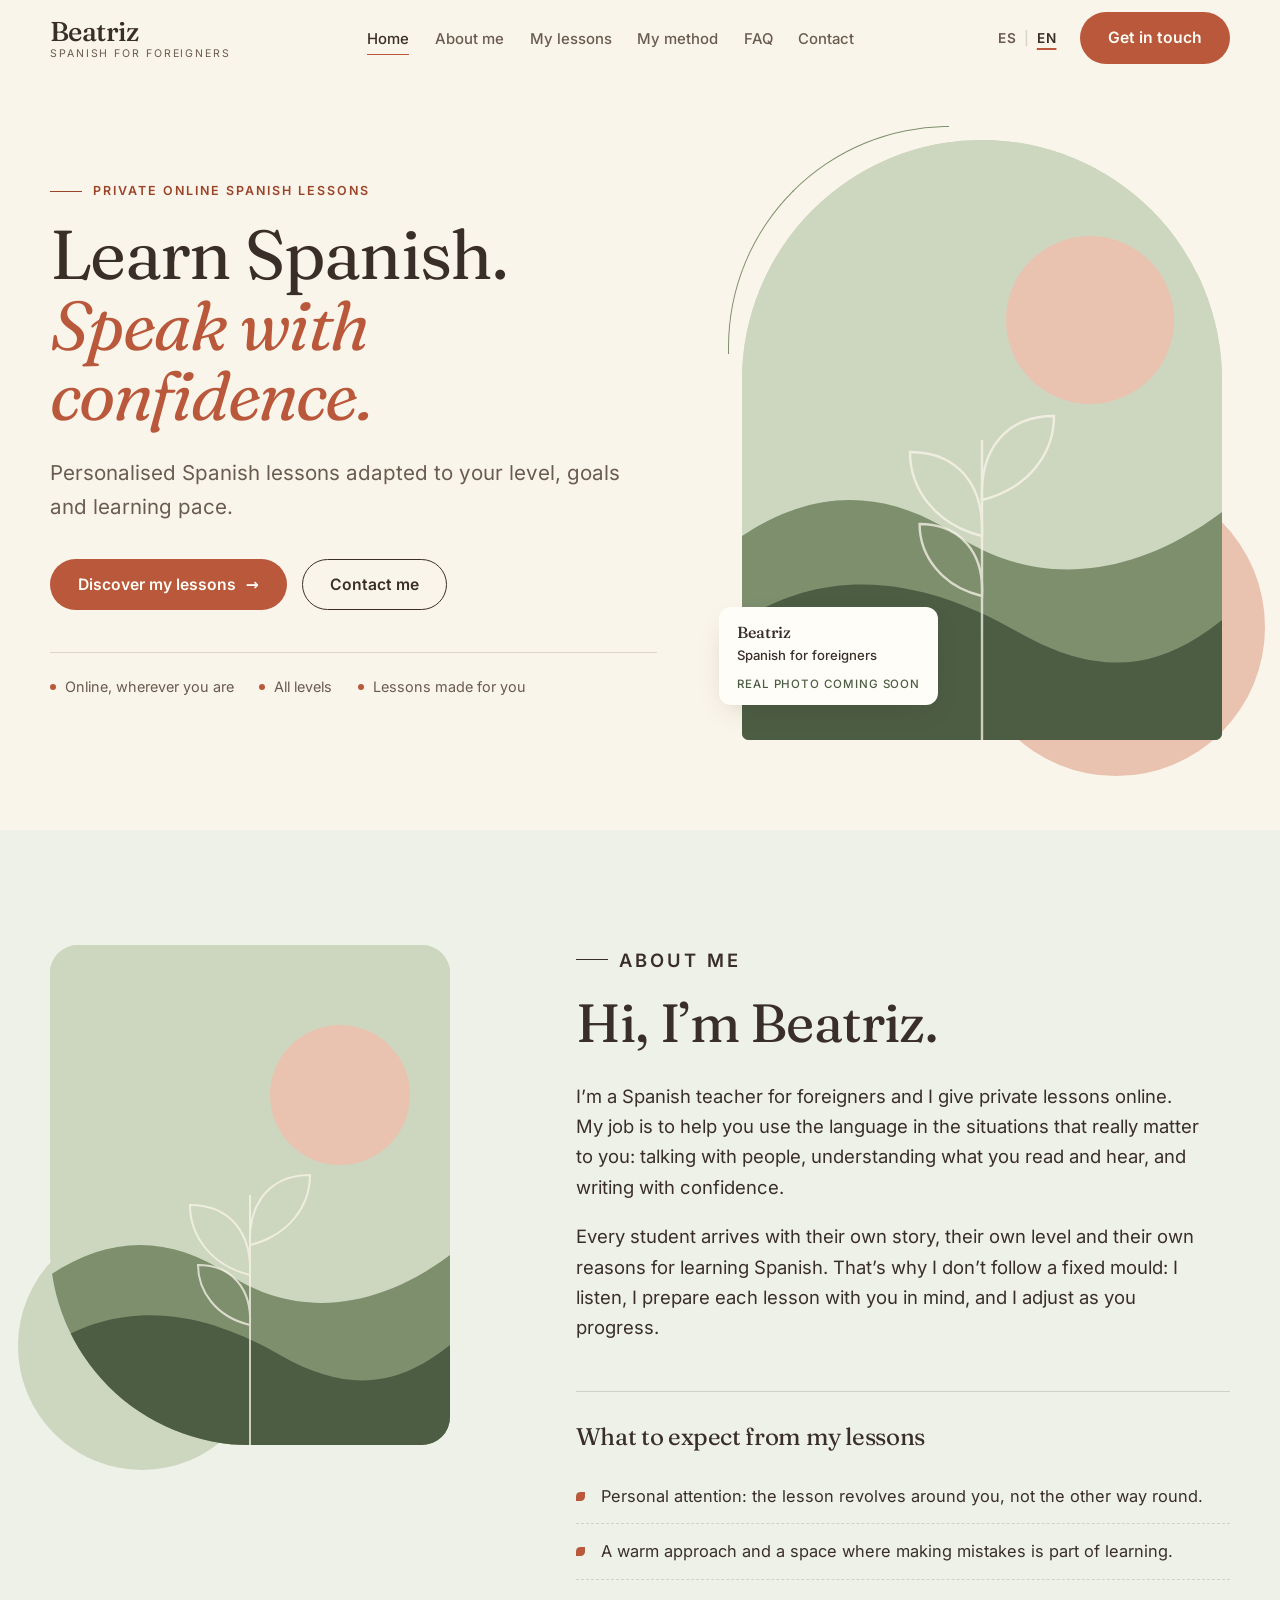
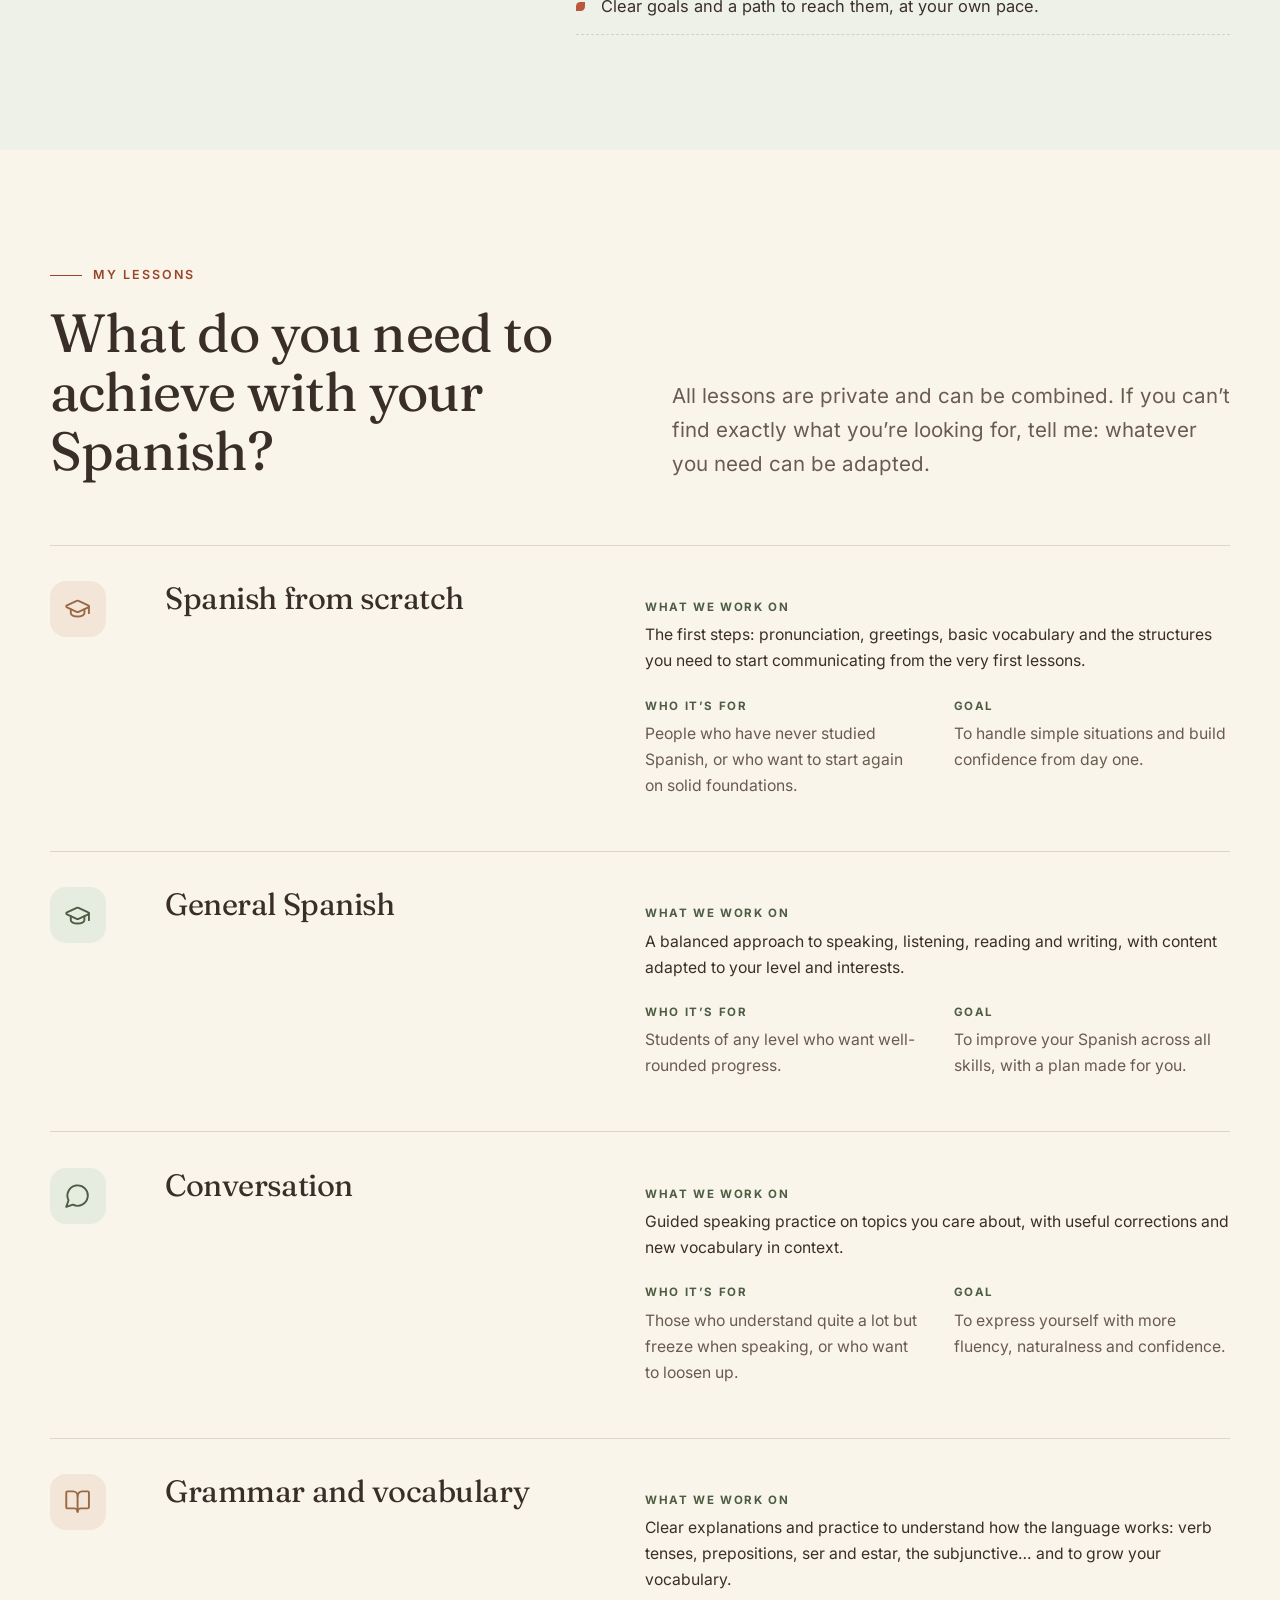
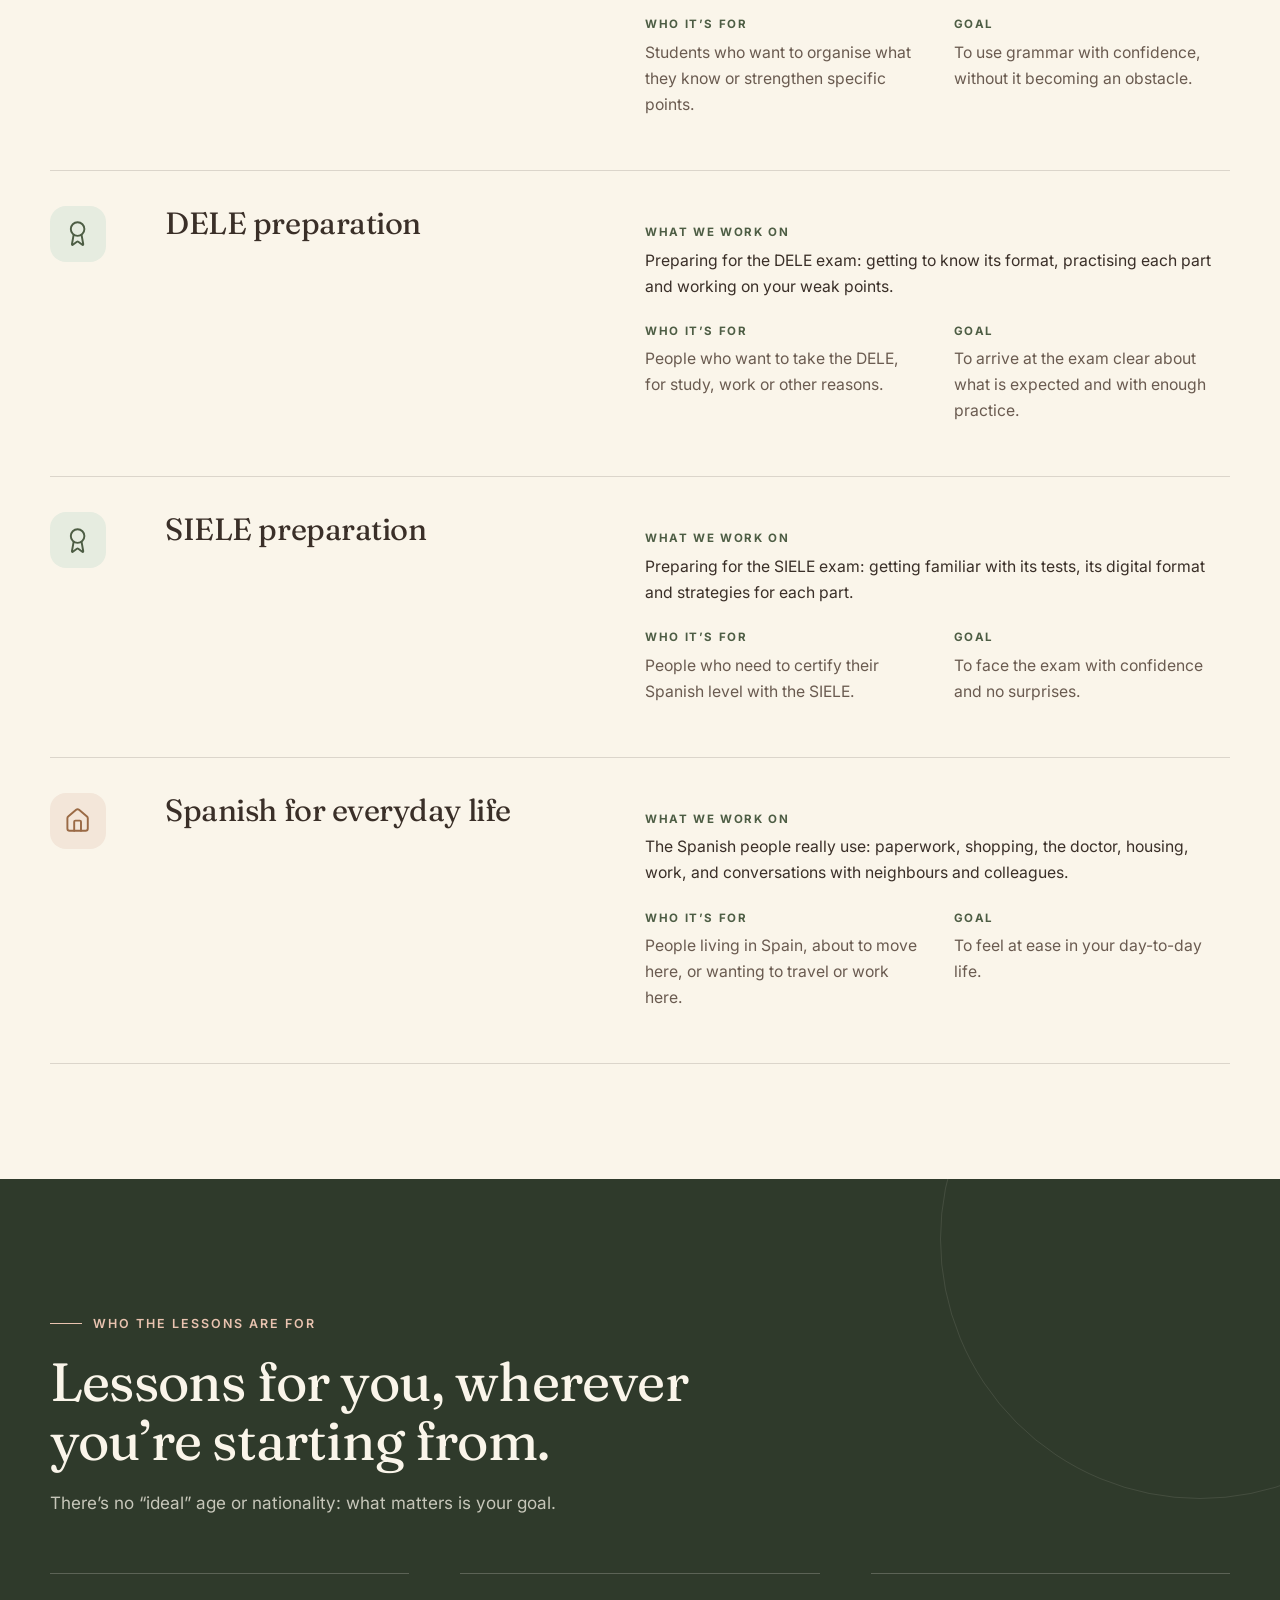
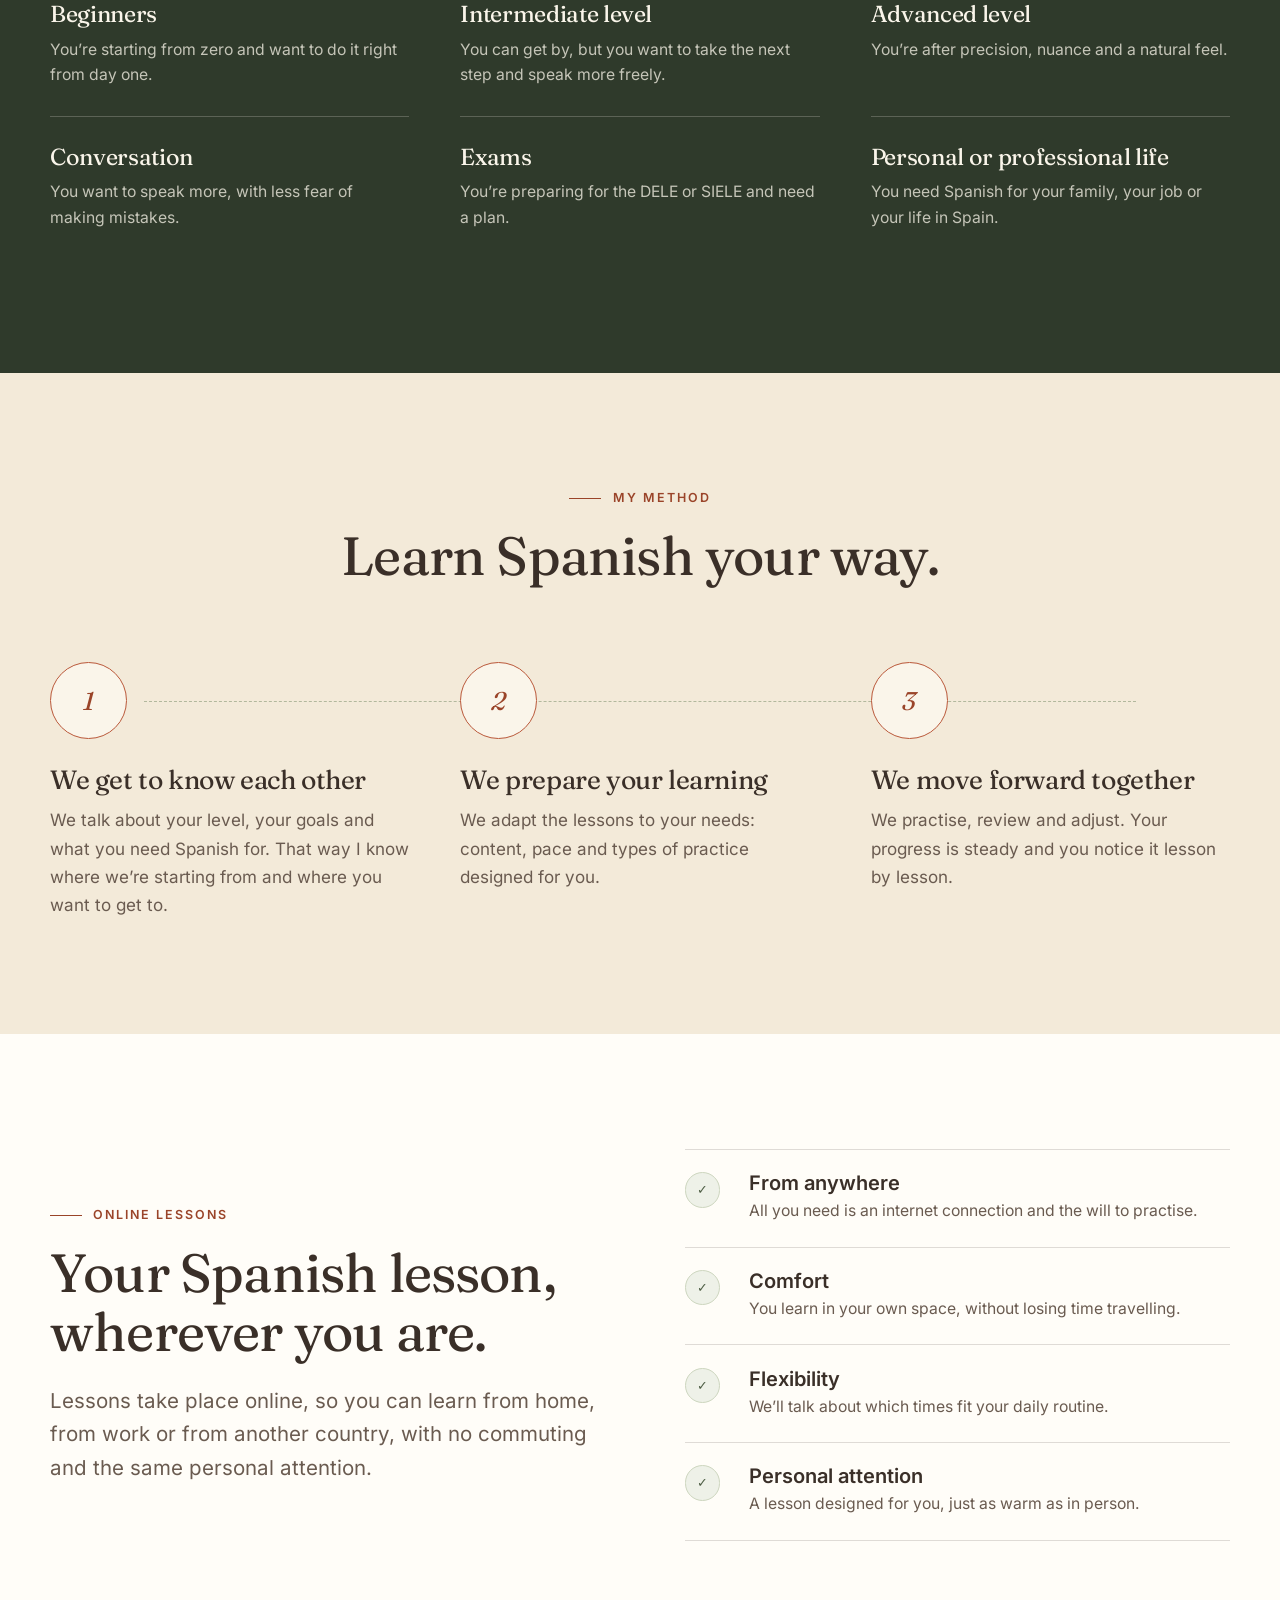
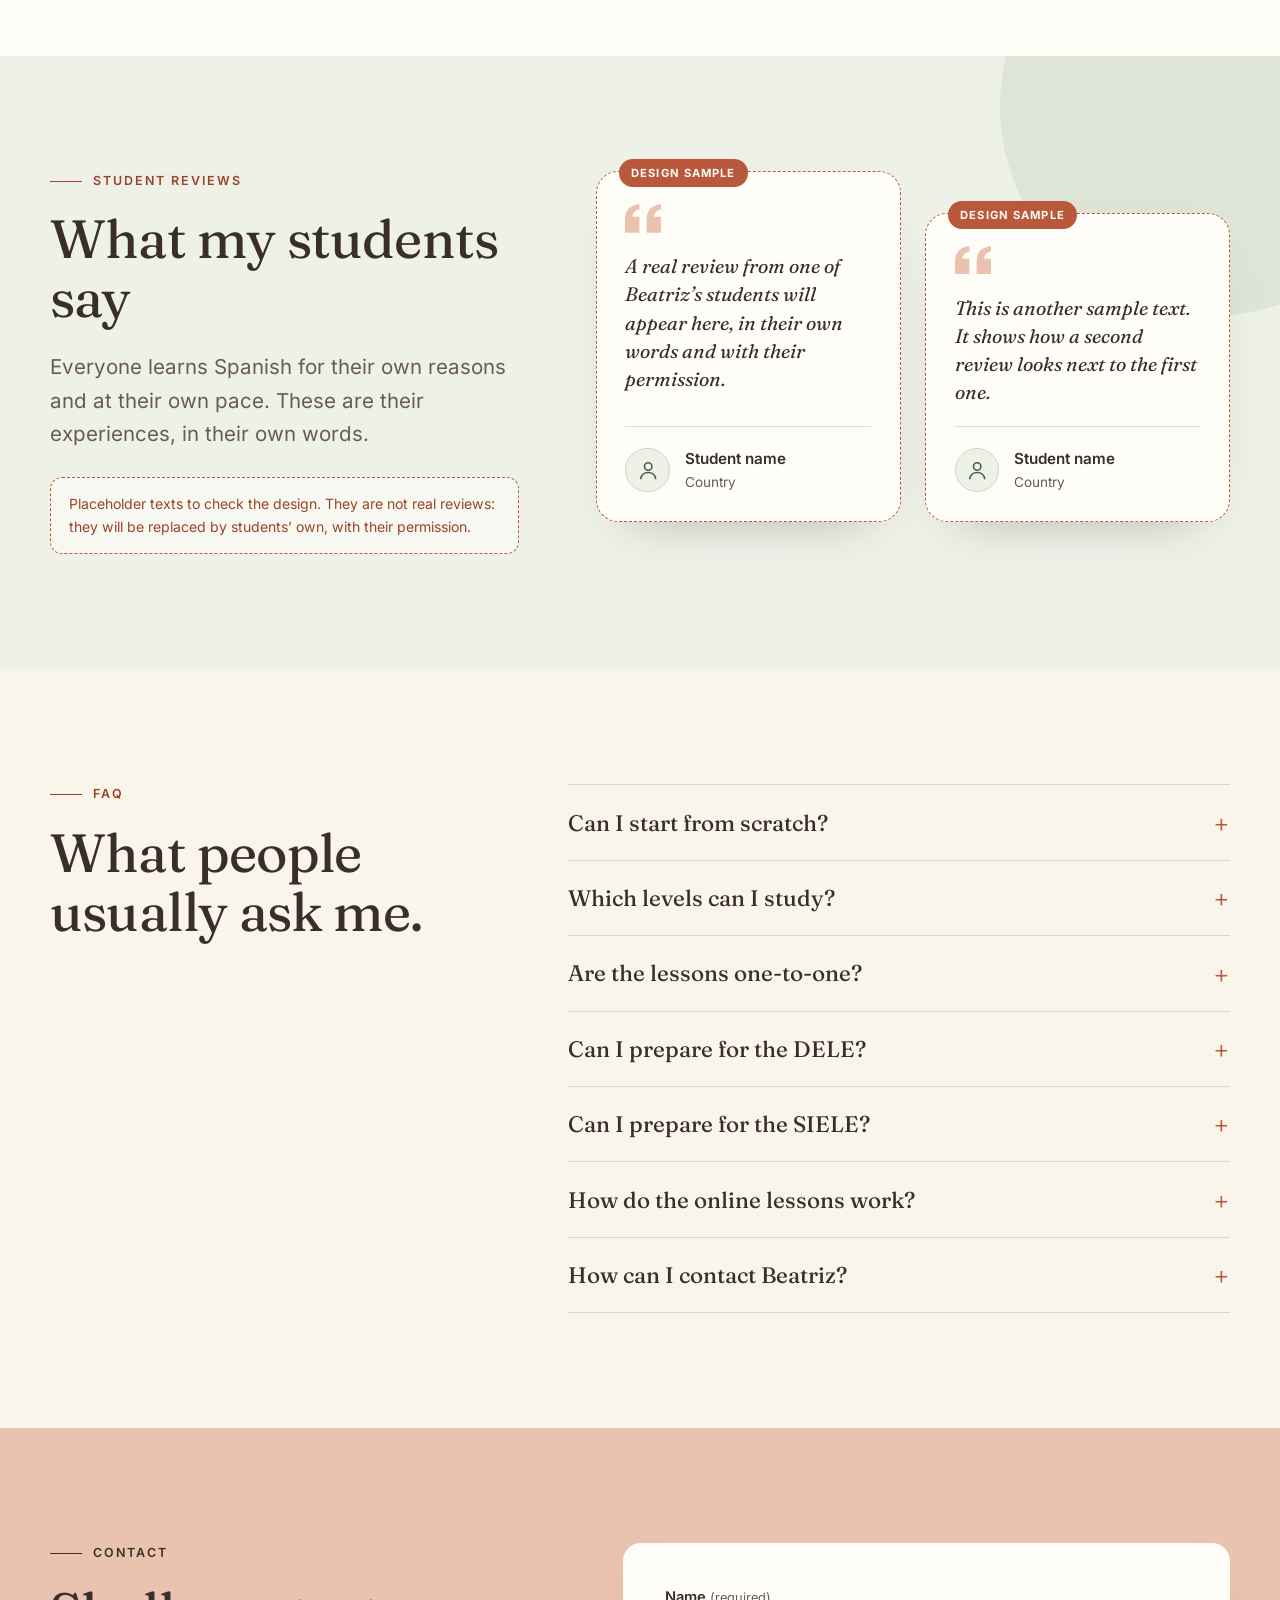
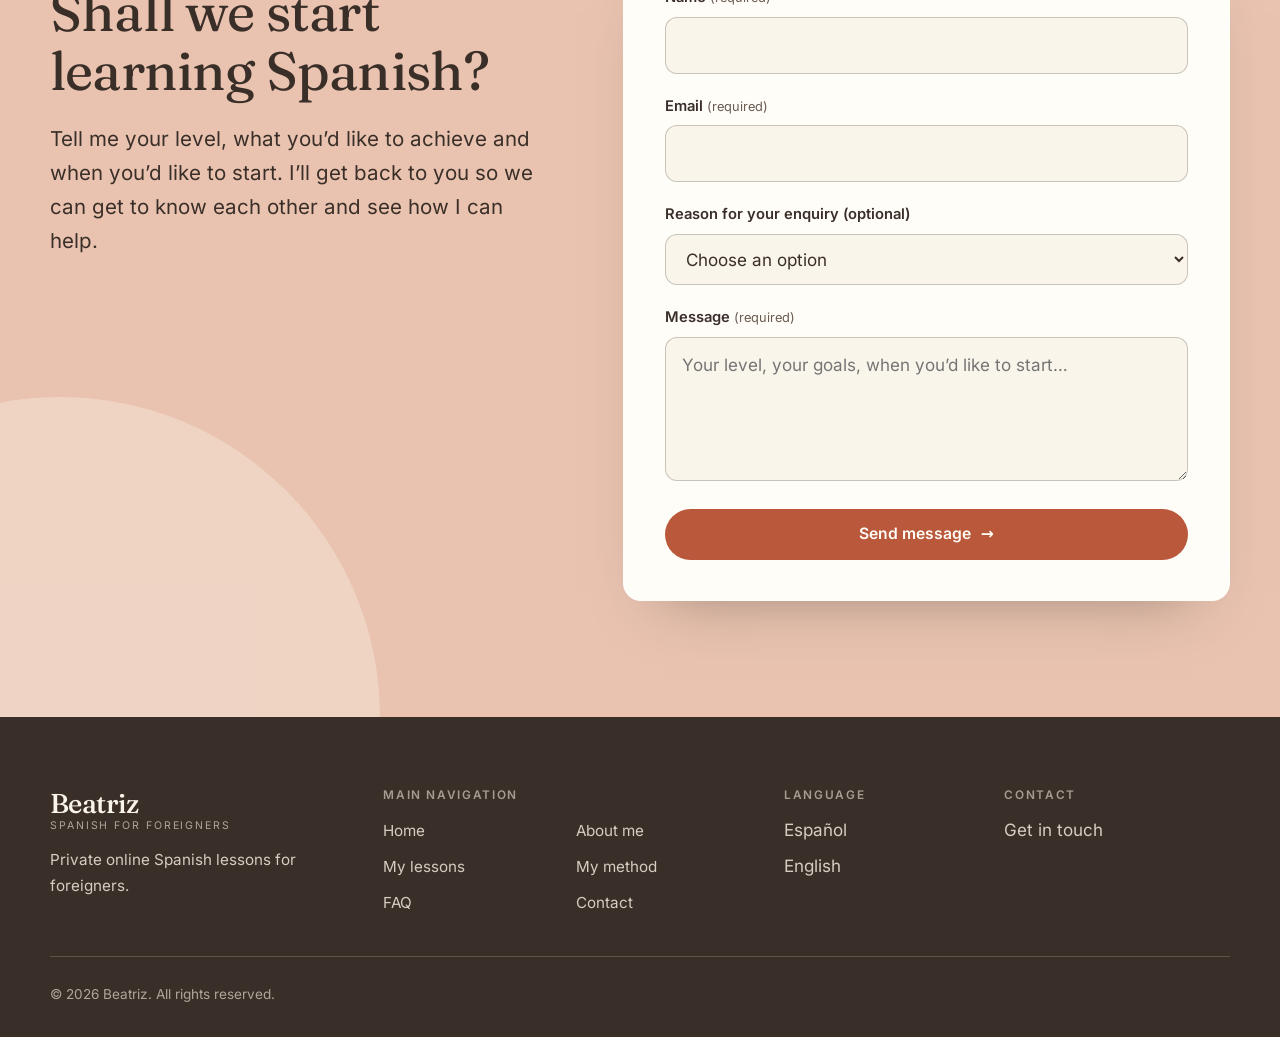
<file: index.html>
<!DOCTYPE html><html lang="es"><head><meta charset="utf-8"><meta name="viewport" content="width=device-width,initial-scale=1"><title>Beatriz · Clases de español</title>
<script>try{var l=/^en/i.test(navigator.language||'')?'en':'es';try{var s=localStorage.getItem('lang');if(s==='es'||s==='en')l=s}catch(e){}location.replace(l+'/index.html')}catch(e){}</script>
<style>body{font-family:system-ui,sans-serif;background:#faf5ea;color:#3a2f28;display:grid;place-items:center;min-height:100vh;margin:0;text-align:center}a{color:#9a4429;font-size:1.3rem;margin:0 .6rem}</style></head>
<body><p><a href="es/index.html">Español</a> · <a href="en/index.html">English</a></p></body></html>
</file>
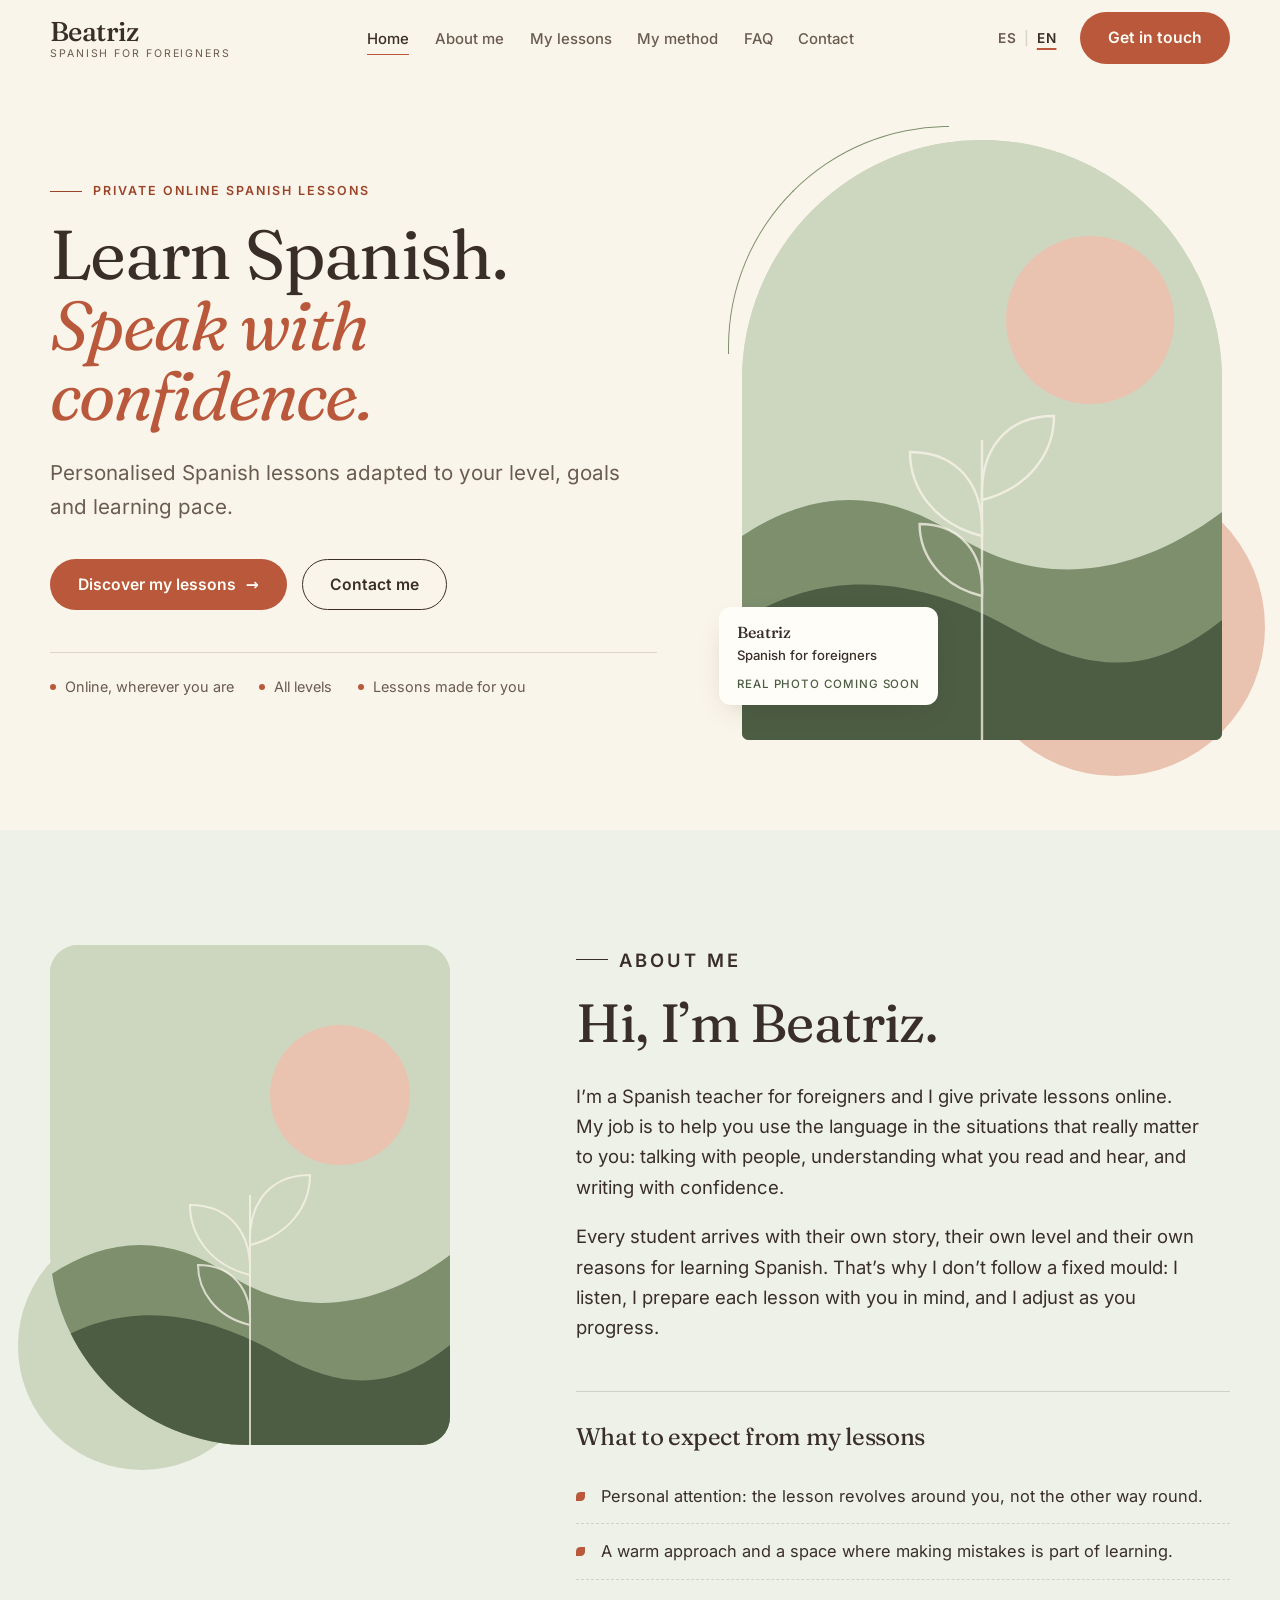
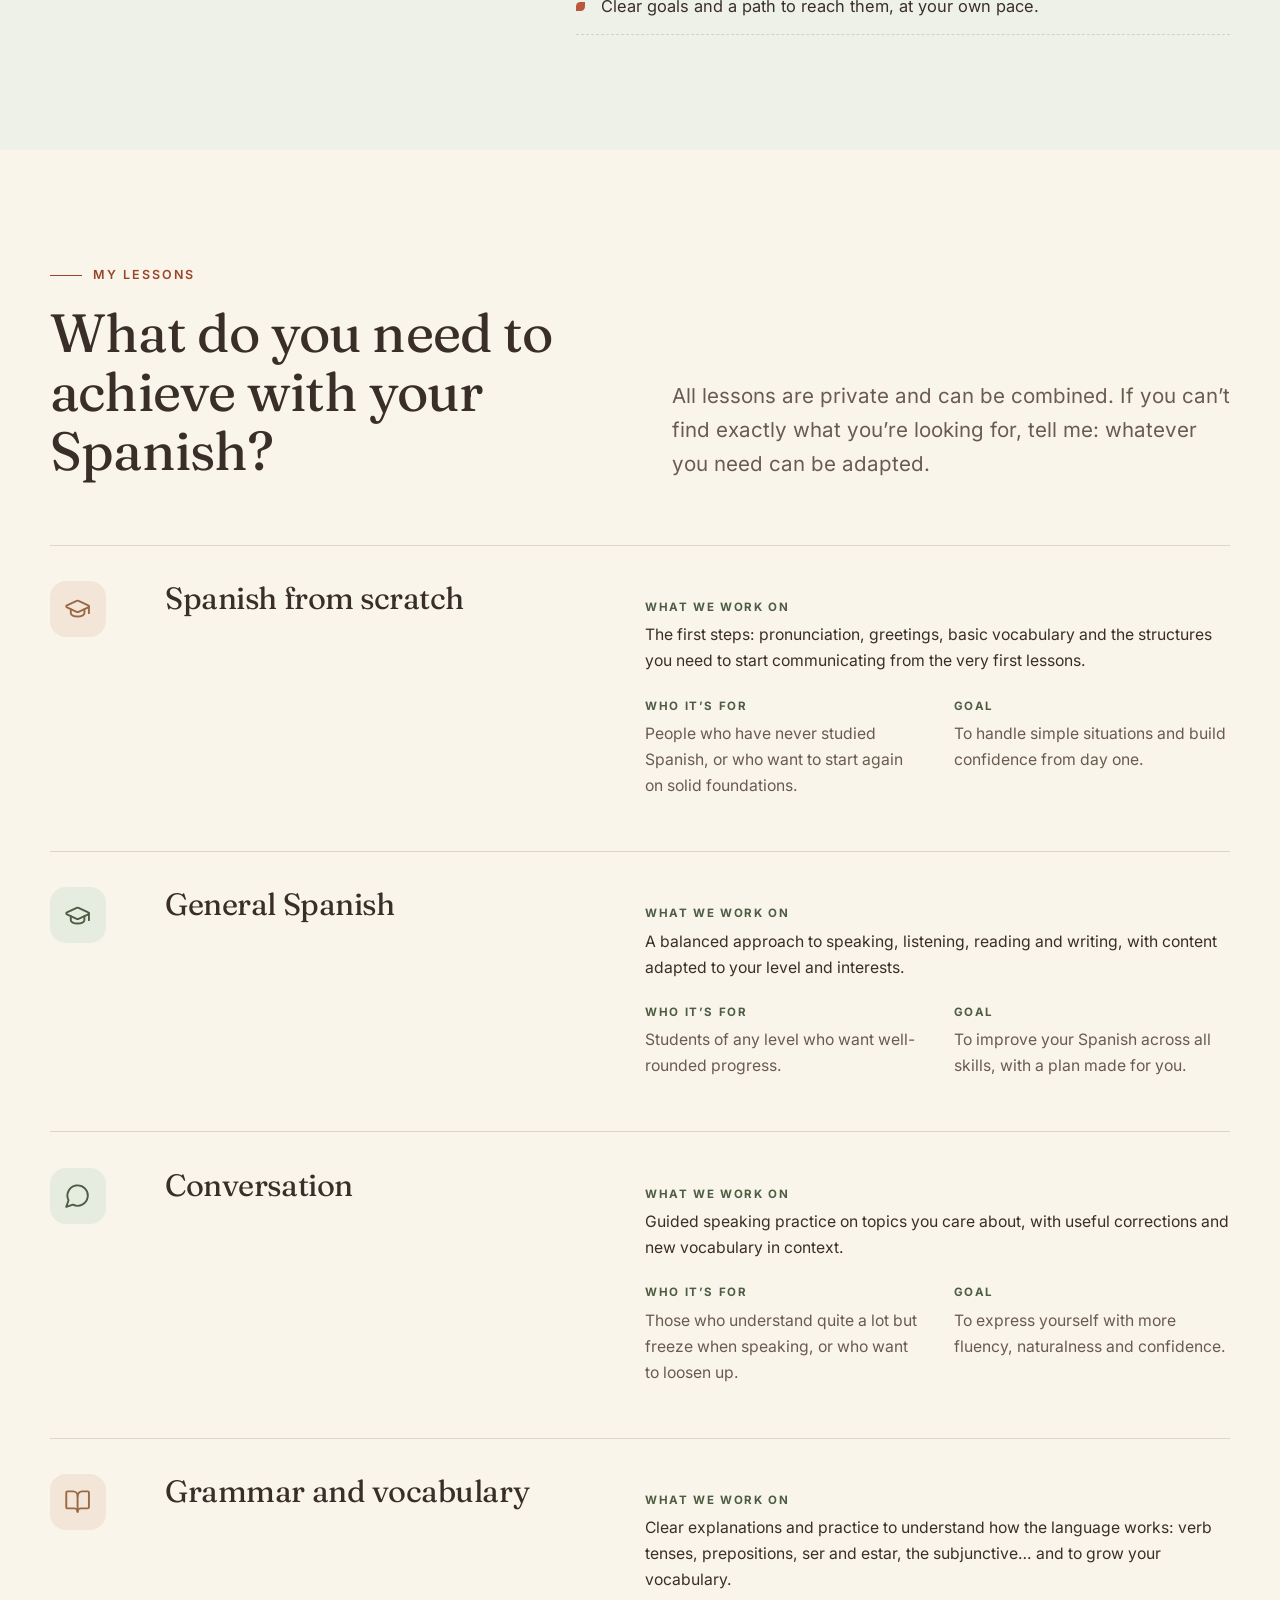
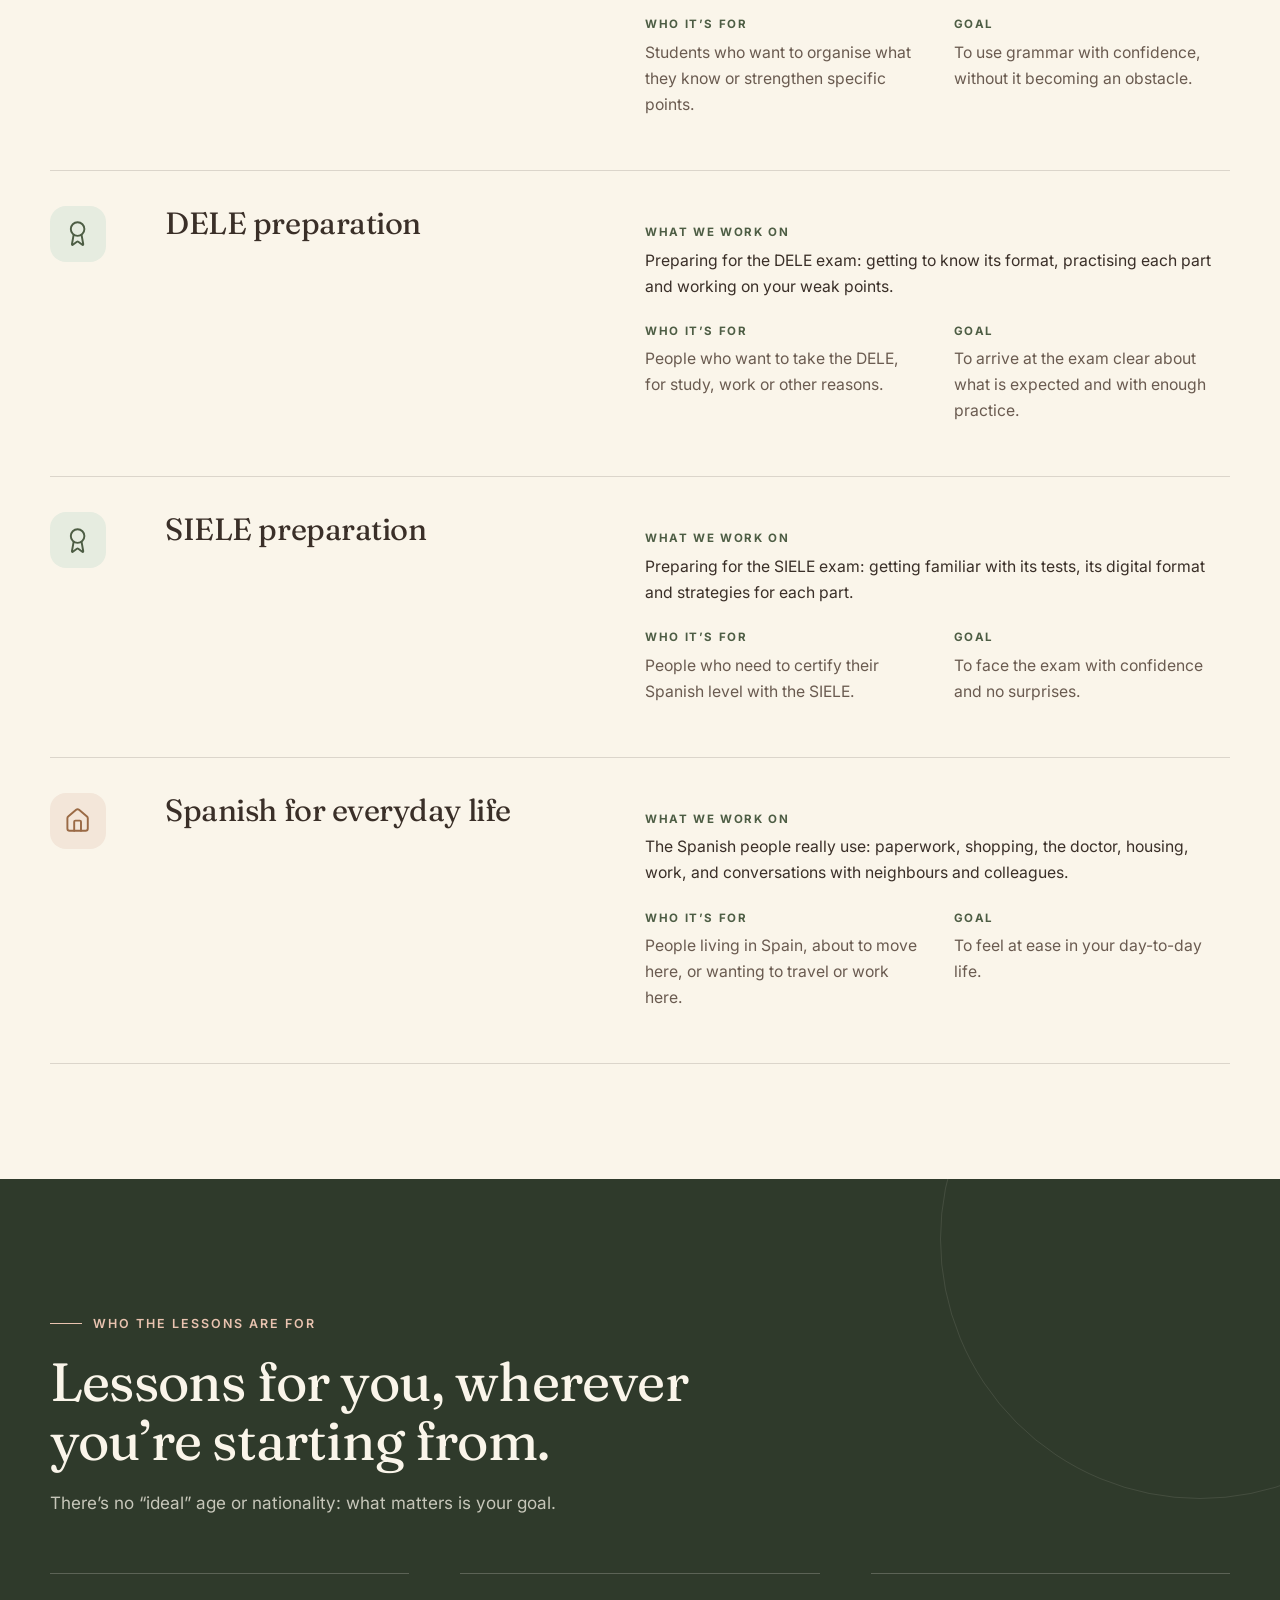
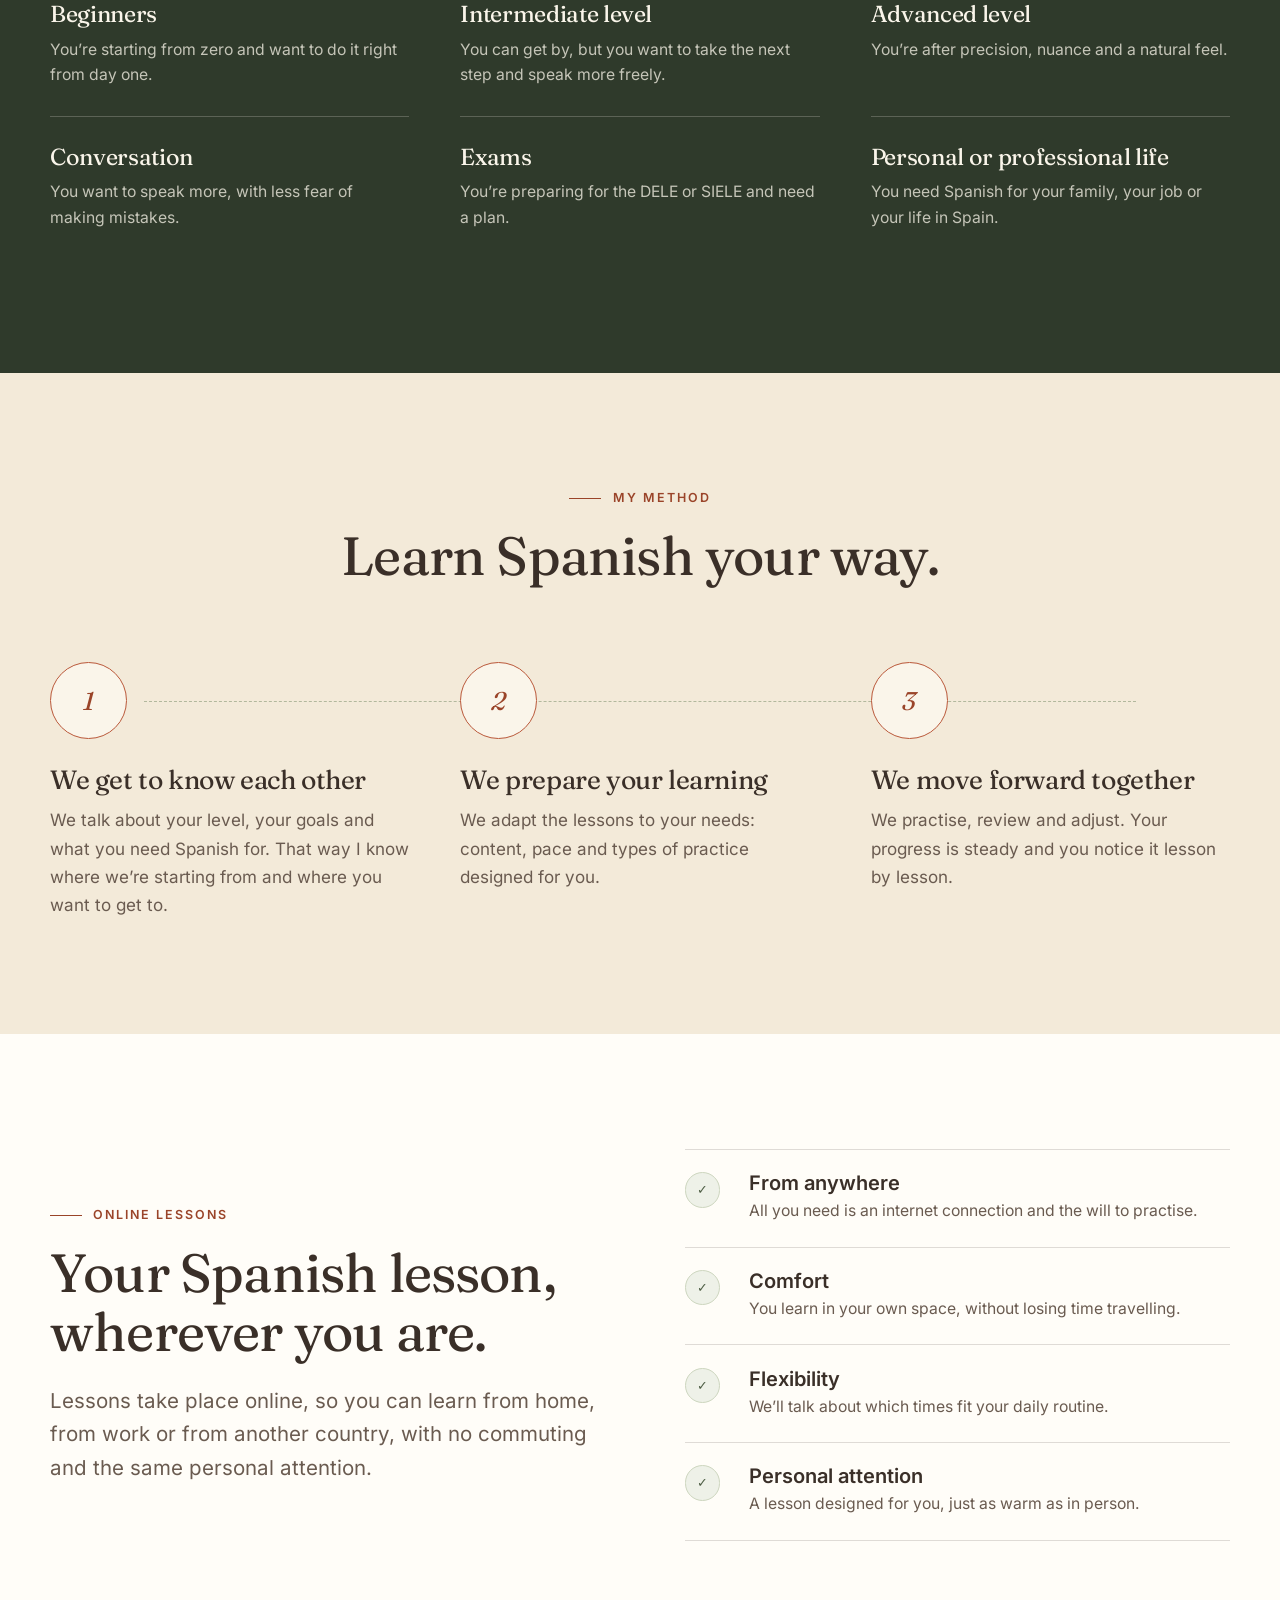
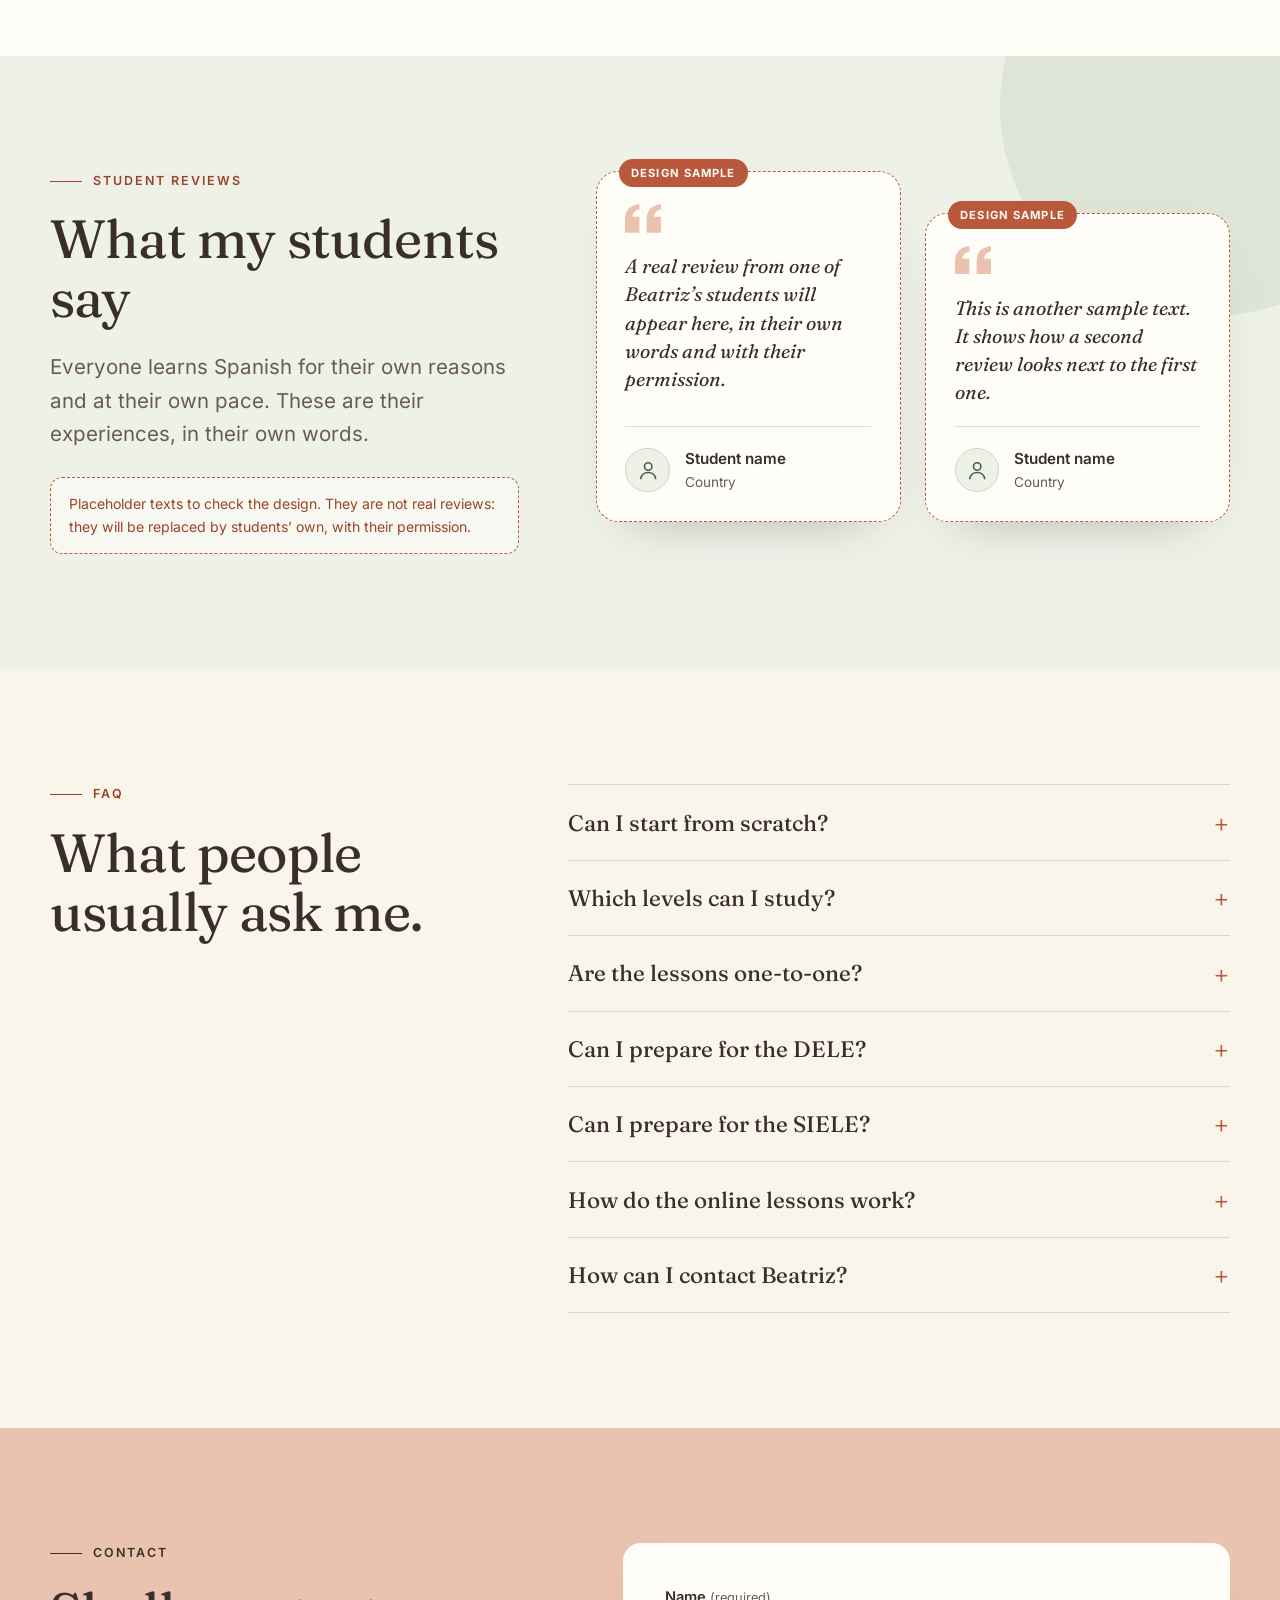
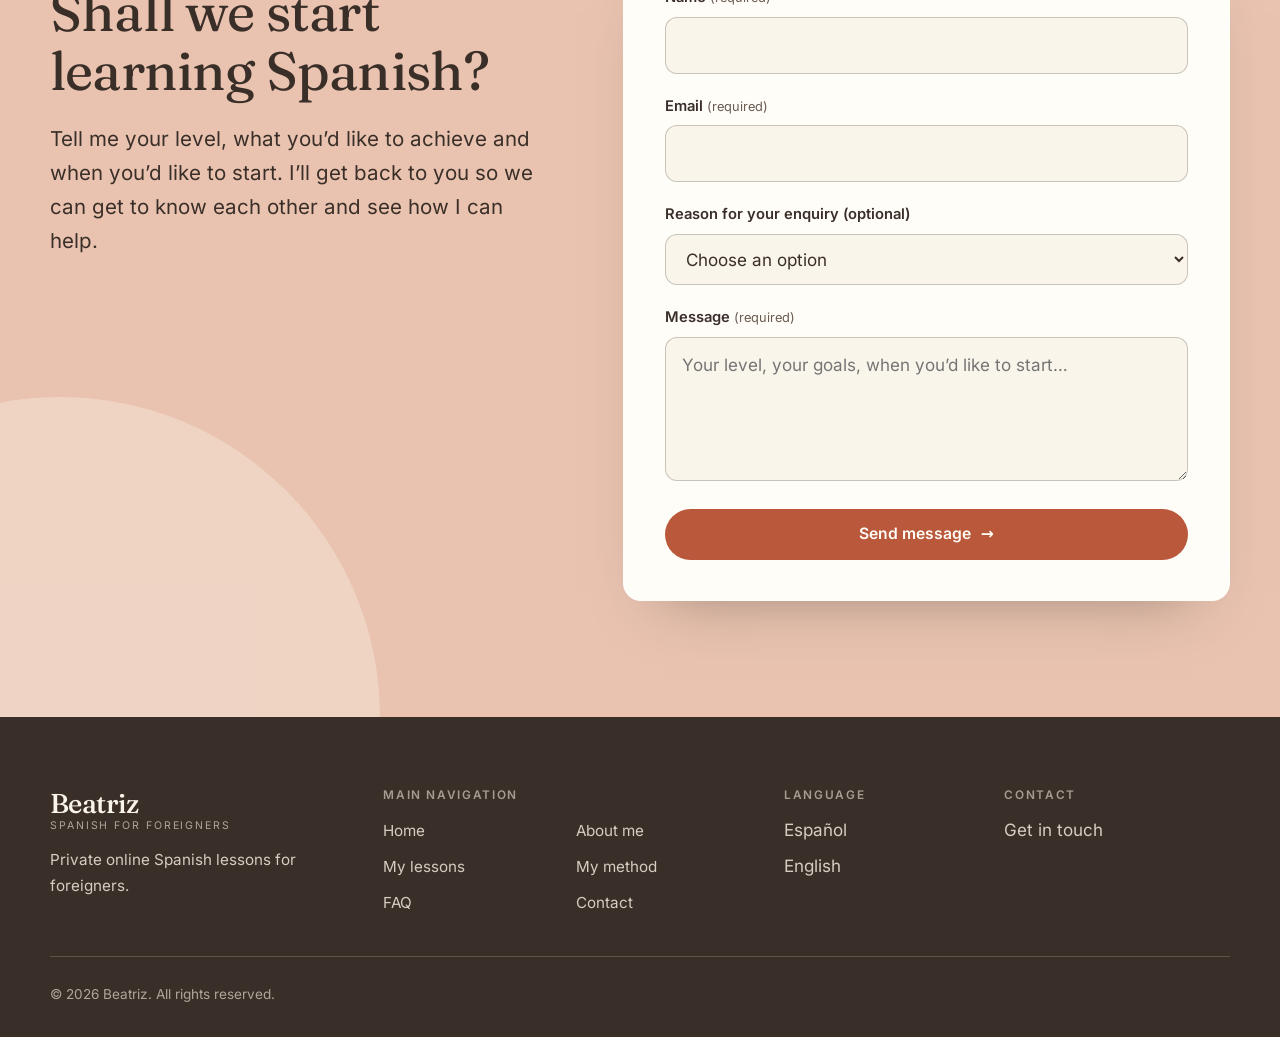
<file: en/index.html>
<!doctype html><html lang="en"><head><meta charset="utf-8"><meta name="viewport" content="width=device-width,initial-scale=1">
<title>Beatriz · Private online Spanish lessons for foreigners</title><meta name="description" content="Private online Spanish lessons adapted to your level, goals and pace. Conversation, grammar, vocabulary and DELE and SIELE exam preparation.">

<meta name="theme-color" content="#faf5ea"><meta name="twitter:card" content="summary_large_image"><meta property="og:type" content="website"><meta property="og:title" content="Beatriz · Private online Spanish lessons for foreigners"><meta property="og:description" content="Private online Spanish lessons adapted to your level, goals and pace. Conversation, grammar, vocabulary and DELE and SIELE exam preparation."><meta property="og:locale" content="en_GB"><meta property="og:locale:alternate" content="es_ES"><meta property="og:site_name" content="Beatriz · Spanish for foreigners">
<link rel="icon" href="../favicon.svg" type="image/svg+xml">
<link rel="preload" href="../fonts/fraunces.woff2" as="font" type="font/woff2" crossorigin><link rel="preload" href="../fonts/inter.woff2" as="font" type="font/woff2" crossorigin>
<link rel="stylesheet" href="../styles.css">
<script type="application/ld+json">{"@context":"https://schema.org","@type":"FAQPage","inLanguage":"en","mainEntity":[{"@type":"Question","name":"Can I start from scratch?","acceptedAnswer":{"@type":"Answer","text":"Yes. Whether you’ve never studied Spanish or want to start over, we adapt the lessons to your starting point and move forward step by step."}},{"@type":"Question","name":"Which levels can I study?","acceptedAnswer":{"@type":"Answer","text":"All of them: from beginner to advanced. In a first conversation we talk about your level and goals to plan the lessons."}},{"@type":"Question","name":"Are the lessons one-to-one?","acceptedAnswer":{"@type":"Answer","text":"They are private lessons, designed for you and your situation. If you have a different need, for example learning with a relative or a friend, tell me and we’ll talk it through."}},{"@type":"Question","name":"Can I prepare for the DELE?","acceptedAnswer":{"@type":"Answer","text":"Yes. You can prepare for the DELE with me: we’ll get to know the exam format, practise each part and work on whatever needs it most."}},{"@type":"Question","name":"Can I prepare for the SIELE?","acceptedAnswer":{"@type":"Answer","text":"Yes. I also offer SIELE preparation, with practice of its tests and attention to its digital format."}},{"@type":"Question","name":"How do the online lessons work?","acceptedAnswer":{"@type":"Answer","text":"We connect by video call and work live, with content adapted to you. When we get in touch, we agree the practical details together."}},{"@type":"Question","name":"How can I contact Beatriz?","acceptedAnswer":{"@type":"Answer","text":"You can write to me using the form on this page. Tell me what you’re looking for and I’ll get back to you to see how I can help."}}]}</script>
<script>document.documentElement.classList.add('js')</script></head>
<body><a class="skip" href="#home">Skip to content</a><header class="header" id="top">
  <div class="wrap">
    <a class="brand" href="#home" aria-label="Beatriz — Spanish for foreigners"><span class="brand-name">Beatriz</span><span class="brand-tag">Spanish for foreigners</span></a>
    <nav class="nav" id="site-nav" aria-label="Main navigation"><ul><li><a href="#home" data-nav="home">Home</a></li><li><a href="#about" data-nav="about">About me</a></li><li><a href="#lessons" data-nav="lessons">My lessons</a></li><li><a href="#method" data-nav="method">My method</a></li><li><a href="#faq" data-nav="faq">FAQ</a></li><li><a href="#contact" data-nav="contact">Contact</a></li></ul><a class="btn btn-primary nav-cta" href="#contact">Get in touch</a></nav>
    <div class="header-tools">
      <div class="lang" role="group" aria-label="Language"><a href="../es/index.html" hreflang="es" lang="es" data-lang="es">ES</a><span aria-hidden="true">|</span><a href="../en/index.html" hreflang="en" lang="en" data-lang="en" aria-current="true">EN</a></div>
      <a class="btn btn-primary header-cta" href="#contact">Get in touch</a>
      <button class="menu-btn" type="button" aria-expanded="false" aria-controls="site-nav" data-open="Menu" data-close="Close menu" aria-label="Menu"><svg viewBox="0 0 24 24" fill="none" stroke="currentColor" stroke-width="1.6" stroke-linecap="round" aria-hidden="true"><path class="o" d="M4 8h16M4 16h16"/></svg></button>
    </div>
  </div>
</header><main><section class="hero" id="home" aria-labelledby="hero-title">
  <div class="wrap hero-grid">
    <div class="reveal">
      <p class="eyebrow">Private online Spanish lessons</p>
      <h1 class="h1" id="hero-title"><span>Learn Spanish.</span><span><em>Speak with confidence.</em></span></h1>
      <p class="lead">Personalised Spanish lessons adapted to your level, goals and learning pace.</p>
      <div class="hero-actions">
        <a class="btn btn-primary" href="#lessons">Discover my lessons <span class="arrow" aria-hidden="true">→</span></a>
        <a class="btn btn-ghost" href="#contact">Contact me</a>
      </div>
      <ul class="hero-facts"><li>Online, wherever you are</li><li>All levels</li><li>Lessons made for you</li></ul>
    </div>
    <div class="portrait reveal"><div class="portrait-frame"><svg viewBox="0 0 400 500" preserveAspectRatio="xMidYMid slice" role="img" aria-label="" aria-hidden="true">
  <rect width="400" height="500" fill="#cdd6bf"/>
  <circle cx="290" cy="150" r="70" fill="#e9c3b0"/>
  <path d="M0 500V330c60-40 120-40 180 0s140 40 220-20v190z" fill="#7d8f6c"/>
  <path d="M0 500V400c80-50 160-30 230 10s120 30 170-10v100z" fill="#4d5d44"/>
  <g fill="none" stroke="#faf5ea" stroke-width="2" opacity=".75"><path d="M200 500V250"/><path d="M200 330c-40-10-60-40-60-70 40 0 62 28 60 70z"/><path d="M200 300c40-10 60-40 60-70-40 0-62 28-60 70z"/><path d="M200 380c-34-8-52-34-52-60 34 0 54 24 52 60z"/></g>
</svg></div><div class="portrait-cap"><b>Beatriz</b>Spanish for foreigners<div class="portrait-note">Real photo coming soon</div></div></div>
  </div>
</section>
<section class="section about" id="about" aria-labelledby="about-title">
  <div class="wrap about-grid">
    <div class="portrait reveal"><div class="portrait-frame"><svg viewBox="0 0 400 500" preserveAspectRatio="xMidYMid slice" role="img" aria-label="" aria-hidden="true">
  <rect width="400" height="500" fill="#cdd6bf"/>
  <circle cx="290" cy="150" r="70" fill="#e9c3b0"/>
  <path d="M0 500V330c60-40 120-40 180 0s140 40 220-20v190z" fill="#7d8f6c"/>
  <path d="M0 500V400c80-50 160-30 230 10s120 30 170-10v100z" fill="#4d5d44"/>
  <g fill="none" stroke="#faf5ea" stroke-width="2" opacity=".75"><path d="M200 500V250"/><path d="M200 330c-40-10-60-40-60-70 40 0 62 28 60 70z"/><path d="M200 300c40-10 60-40 60-70-40 0-62 28-60 70z"/><path d="M200 380c-34-8-52-34-52-60 34 0 54 24 52 60z"/></g>
</svg></div></div>
    <div class="about-body reveal">
      <p class="eyebrow">About me</p>
      <h2 class="h2" id="about-title">Hi, I’m Beatriz.</h2>
      <p>I’m a Spanish teacher for foreigners and I give private lessons online. My job is to help you use the language in the situations that really matter to you: talking with people, understanding what you read and hear, and writing with confidence.</p><p>Every student arrives with their own story, their own level and their own reasons for learning Spanish. That’s why I don’t follow a fixed mould: I listen, I prepare each lesson with you in mind, and I adjust as you progress.</p>
      
      <div class="expect"><h3>What to expect from my lessons</h3><ul><li>Personal attention: the lesson revolves around you, not the other way round.</li><li>A warm approach and a space where making mistakes is part of learning.</li><li>Clear goals and a path to reach them, at your own pace.</li></ul></div>
    </div>
  </div>
</section>
<section class="section lessons" id="lessons" aria-labelledby="lessons-title">
  <div class="wrap">
    <div class="lessons-head reveal"><div><p class="eyebrow">My lessons</p><h2 class="h2" id="lessons-title">What do you need to achieve with your Spanish?</h2></div><p class="lead">All lessons are private and can be combined. If you can’t find exactly what you’re looking for, tell me: whatever you need can be adapted.</p></div>
    <article class="lesson reveal" id="lesson-zero">
    <span class="lesson-ico lesson-ico--warm" aria-hidden="true"><svg viewBox="0 0 24 24" fill="none" stroke="currentColor" stroke-width="1.7" stroke-linecap="round" stroke-linejoin="round"><path d="M21.42 10.922a1 1 0 0 0-.019-1.838L12.83 5.18a2 2 0 0 0-1.66 0L2.6 9.08a1 1 0 0 0 0 1.832l8.57 3.908a2 2 0 0 0 1.66 0z"/><path d="M22 10v6"/><path d="M6 12.5V16a6 3 0 0 0 12 0v-3.5"/></svg></span>
    <h3>Spanish from scratch</h3>
    <dl class="lesson-cols">
      <div><dt>What we work on</dt><dd>The first steps: pronunciation, greetings, basic vocabulary and the structures you need to start communicating from the very first lessons.</dd></div>
      <div><dt>Who it’s for</dt><dd class="soft">People who have never studied Spanish, or who want to start again on solid foundations.</dd></div>
      <div><dt>Goal</dt><dd class="soft">To handle simple situations and build confidence from day one.</dd></div>
    </dl>
  </article><article class="lesson reveal" id="lesson-general">
    <span class="lesson-ico lesson-ico--sage" aria-hidden="true"><svg viewBox="0 0 24 24" fill="none" stroke="currentColor" stroke-width="1.7" stroke-linecap="round" stroke-linejoin="round"><path d="M21.42 10.922a1 1 0 0 0-.019-1.838L12.83 5.18a2 2 0 0 0-1.66 0L2.6 9.08a1 1 0 0 0 0 1.832l8.57 3.908a2 2 0 0 0 1.66 0z"/><path d="M22 10v6"/><path d="M6 12.5V16a6 3 0 0 0 12 0v-3.5"/></svg></span>
    <h3>General Spanish</h3>
    <dl class="lesson-cols">
      <div><dt>What we work on</dt><dd>A balanced approach to speaking, listening, reading and writing, with content adapted to your level and interests.</dd></div>
      <div><dt>Who it’s for</dt><dd class="soft">Students of any level who want well-rounded progress.</dd></div>
      <div><dt>Goal</dt><dd class="soft">To improve your Spanish across all skills, with a plan made for you.</dd></div>
    </dl>
  </article><article class="lesson reveal" id="lesson-conversation">
    <span class="lesson-ico lesson-ico--sage" aria-hidden="true"><svg viewBox="0 0 24 24" fill="none" stroke="currentColor" stroke-width="1.7" stroke-linecap="round" stroke-linejoin="round"><path d="M7.9 20A9 9 0 1 0 4 16.1L2 22Z"/></svg></span>
    <h3>Conversation</h3>
    <dl class="lesson-cols">
      <div><dt>What we work on</dt><dd>Guided speaking practice on topics you care about, with useful corrections and new vocabulary in context.</dd></div>
      <div><dt>Who it’s for</dt><dd class="soft">Those who understand quite a lot but freeze when speaking, or who want to loosen up.</dd></div>
      <div><dt>Goal</dt><dd class="soft">To express yourself with more fluency, naturalness and confidence.</dd></div>
    </dl>
  </article><article class="lesson reveal" id="lesson-grammar">
    <span class="lesson-ico lesson-ico--warm" aria-hidden="true"><svg viewBox="0 0 24 24" fill="none" stroke="currentColor" stroke-width="1.7" stroke-linecap="round" stroke-linejoin="round"><path d="M12 7v14"/><path d="M3 18a1 1 0 0 1-1-1V4a1 1 0 0 1 1-1h5a4 4 0 0 1 4 4 4 4 0 0 1 4-4h5a1 1 0 0 1 1 1v13a1 1 0 0 1-1 1h-6a3 3 0 0 0-3 3 3 3 0 0 0-3-3z"/></svg></span>
    <h3>Grammar and vocabulary</h3>
    <dl class="lesson-cols">
      <div><dt>What we work on</dt><dd>Clear explanations and practice to understand how the language works: verb tenses, prepositions, ser and estar, the subjunctive… and to grow your vocabulary.</dd></div>
      <div><dt>Who it’s for</dt><dd class="soft">Students who want to organise what they know or strengthen specific points.</dd></div>
      <div><dt>Goal</dt><dd class="soft">To use grammar with confidence, without it becoming an obstacle.</dd></div>
    </dl>
  </article><article class="lesson reveal lesson--exam" id="lesson-dele">
    <span class="lesson-ico lesson-ico--sage" aria-hidden="true"><svg viewBox="0 0 24 24" fill="none" stroke="currentColor" stroke-width="1.7" stroke-linecap="round" stroke-linejoin="round"><path d="m15.477 12.89 1.515 8.526a.5.5 0 0 1-.81.47l-3.58-2.687a1 1 0 0 0-1.197 0l-3.586 2.686a.5.5 0 0 1-.81-.469l1.514-8.526"/><circle cx="12" cy="8" r="6"/></svg></span>
    <h3>DELE preparation</h3>
    <dl class="lesson-cols">
      <div><dt>What we work on</dt><dd>Preparing for the DELE exam: getting to know its format, practising each part and working on your weak points.</dd></div>
      <div><dt>Who it’s for</dt><dd class="soft">People who want to take the DELE, for study, work or other reasons.</dd></div>
      <div><dt>Goal</dt><dd class="soft">To arrive at the exam clear about what is expected and with enough practice.</dd></div>
    </dl>
  </article><article class="lesson reveal lesson--exam" id="lesson-siele">
    <span class="lesson-ico lesson-ico--sage" aria-hidden="true"><svg viewBox="0 0 24 24" fill="none" stroke="currentColor" stroke-width="1.7" stroke-linecap="round" stroke-linejoin="round"><path d="m15.477 12.89 1.515 8.526a.5.5 0 0 1-.81.47l-3.58-2.687a1 1 0 0 0-1.197 0l-3.586 2.686a.5.5 0 0 1-.81-.469l1.514-8.526"/><circle cx="12" cy="8" r="6"/></svg></span>
    <h3>SIELE preparation</h3>
    <dl class="lesson-cols">
      <div><dt>What we work on</dt><dd>Preparing for the SIELE exam: getting familiar with its tests, its digital format and strategies for each part.</dd></div>
      <div><dt>Who it’s for</dt><dd class="soft">People who need to certify their Spanish level with the SIELE.</dd></div>
      <div><dt>Goal</dt><dd class="soft">To face the exam with confidence and no surprises.</dd></div>
    </dl>
  </article><article class="lesson reveal" id="lesson-daily">
    <span class="lesson-ico lesson-ico--warm" aria-hidden="true"><svg viewBox="0 0 24 24" fill="none" stroke="currentColor" stroke-width="1.7" stroke-linecap="round" stroke-linejoin="round"><path d="M15 21v-8a1 1 0 0 0-1-1h-4a1 1 0 0 0-1 1v8"/><path d="M3 10a2 2 0 0 1 .709-1.528l7-5.999a2 2 0 0 1 2.582 0l7 5.999A2 2 0 0 1 21 10v9a2 2 0 0 1-2 2H5a2 2 0 0 1-2-2z"/></svg></span>
    <h3>Spanish for everyday life</h3>
    <dl class="lesson-cols">
      <div><dt>What we work on</dt><dd>The Spanish people really use: paperwork, shopping, the doctor, housing, work, and conversations with neighbours and colleagues.</dd></div>
      <div><dt>Who it’s for</dt><dd class="soft">People living in Spain, about to move here, or wanting to travel or work here.</dd></div>
      <div><dt>Goal</dt><dd class="soft">To feel at ease in your day-to-day life.</dd></div>
    </dl>
  </article>
  </div>
</section>
<section class="section audience" aria-labelledby="audience-title">
  <div class="wrap">
    <div class="audience-head reveal"><p class="eyebrow">Who the lessons are for</p><h2 class="h2" id="audience-title">Lessons for you, wherever you’re starting from.</h2><p>There’s no “ideal” age or nationality: what matters is your goal.</p></div>
    <div class="audience-grid"><div class="audience-item reveal"><h3>Beginners</h3><p>You’re starting from zero and want to do it right from day one.</p></div><div class="audience-item reveal"><h3>Intermediate level</h3><p>You can get by, but you want to take the next step and speak more freely.</p></div><div class="audience-item reveal"><h3>Advanced level</h3><p>You’re after precision, nuance and a natural feel.</p></div><div class="audience-item reveal"><h3>Conversation</h3><p>You want to speak more, with less fear of making mistakes.</p></div><div class="audience-item reveal"><h3>Exams</h3><p>You’re preparing for the DELE or SIELE and need a plan.</p></div><div class="audience-item reveal"><h3>Personal or professional life</h3><p>You need Spanish for your family, your job or your life in Spain.</p></div></div>
  </div>
</section>
<section class="section method" id="method" aria-labelledby="method-title">
  <div class="wrap">
    <div class="method-head reveal"><p class="eyebrow">My method</p><h2 class="h2" id="method-title">Learn Spanish your way.</h2></div>
    <ol class="steps"><li class="step reveal"><span class="step-n" aria-hidden="true">1</span><h3>We get to know each other</h3><p>We talk about your level, your goals and what you need Spanish for. That way I know where we’re starting from and where you want to get to.</p></li><li class="step reveal"><span class="step-n" aria-hidden="true">2</span><h3>We prepare your learning</h3><p>We adapt the lessons to your needs: content, pace and types of practice designed for you.</p></li><li class="step reveal"><span class="step-n" aria-hidden="true">3</span><h3>We move forward together</h3><p>We practise, review and adjust. Your progress is steady and you notice it lesson by lesson.</p></li></ol>
  </div>
</section>
<section class="section online" aria-labelledby="online-title">
  <div class="wrap online-grid">
    <div class="reveal"><p class="eyebrow">Online lessons</p><h2 class="h2" id="online-title">Your Spanish lesson, wherever you are.</h2><p class="lead">Lessons take place online, so you can learn from home, from work or from another country, with no commuting and the same personal attention.</p></div>
    <ul class="online-list"><li class="reveal"><span class="dot" aria-hidden="true">✓</span><div><h3>From anywhere</h3><p>All you need is an internet connection and the will to practise.</p></div></li><li class="reveal"><span class="dot" aria-hidden="true">✓</span><div><h3>Comfort</h3><p>You learn in your own space, without losing time travelling.</p></div></li><li class="reveal"><span class="dot" aria-hidden="true">✓</span><div><h3>Flexibility</h3><p>We’ll talk about which times fit your daily routine.</p></div></li><li class="reveal"><span class="dot" aria-hidden="true">✓</span><div><h3>Personal attention</h3><p>A lesson designed for you, just as warm as in person.</p></div></li></ul>
  </div>
</section>
<section class="section testimonials" id="testimonials" aria-labelledby="testi-title">
  <div class="wrap testimonials-grid">
    <div class="testimonials-intro reveal"><p class="eyebrow">Student reviews</p><h2 class="h2" id="testi-title">What my students say</h2><p class="lead">Everyone learns Spanish for their own reasons and at their own pace. These are their experiences, in their own words.</p><p class="provisional-note" role="note">Placeholder texts to check the design. They are not real reviews: they will be replaced by students’ own, with their permission.</p></div>
    <div class="quotes"><figure class="quote reveal quote--provisional" data-provisional="true">
      <span class="quote-tag">Design sample</span>
      <svg class="quote-mark" viewBox="0 0 48 36" aria-hidden="true"><path fill="currentColor" d="M0 36V20C0 8 6 1.5 18 0v7c-6 1.5-8.500 4.500-8.500 9H18v20zM27 36V20C27 8 33 1.500 45 0v7c-6 1.500-8.500 4.500-8.500 9H45v20z"/></svg>
      <blockquote><p>A real review from one of Beatriz’s students will appear here, in their own words and with their permission.</p></blockquote>
      <figcaption><span class="quote-avatar" aria-hidden="true"><svg viewBox="0 0 24 24" fill="none" stroke="currentColor" stroke-width="1.7" stroke-linecap="round" stroke-linejoin="round"><circle cx="12" cy="8" r="4"/><path d="M4 21c1-4.500 4-6.500 8-6.500s7 2 8 6.500"/></svg></span><span><b>Student name</b><small>Country</small></span></figcaption>
    </figure><figure class="quote reveal quote--provisional" data-provisional="true">
      <span class="quote-tag">Design sample</span>
      <svg class="quote-mark" viewBox="0 0 48 36" aria-hidden="true"><path fill="currentColor" d="M0 36V20C0 8 6 1.5 18 0v7c-6 1.5-8.500 4.500-8.500 9H18v20zM27 36V20C27 8 33 1.500 45 0v7c-6 1.500-8.500 4.500-8.500 9H45v20z"/></svg>
      <blockquote><p>This is another sample text. It shows how a second review looks next to the first one.</p></blockquote>
      <figcaption><span class="quote-avatar" aria-hidden="true"><svg viewBox="0 0 24 24" fill="none" stroke="currentColor" stroke-width="1.7" stroke-linecap="round" stroke-linejoin="round"><circle cx="12" cy="8" r="4"/><path d="M4 21c1-4.500 4-6.500 8-6.500s7 2 8 6.500"/></svg></span><span><b>Student name</b><small>Country</small></span></figcaption>
    </figure></div>
  </div>
</section>
<section class="section faq" id="faq" aria-labelledby="faq-title">
  <div class="wrap faq-grid">
    <div class="faq-head reveal"><p class="eyebrow">FAQ</p><h2 class="h2" id="faq-title">What people usually ask me.</h2></div>
    <div><details class="reveal"><summary>Can I start from scratch?</summary><div class="answer"><p>Yes. Whether you’ve never studied Spanish or want to start over, we adapt the lessons to your starting point and move forward step by step.</p></div></details><details class="reveal"><summary>Which levels can I study?</summary><div class="answer"><p>All of them: from beginner to advanced. In a first conversation we talk about your level and goals to plan the lessons.</p></div></details><details class="reveal"><summary>Are the lessons one-to-one?</summary><div class="answer"><p>They are private lessons, designed for you and your situation. If you have a different need, for example learning with a relative or a friend, tell me and we’ll talk it through.</p></div></details><details class="reveal"><summary>Can I prepare for the DELE?</summary><div class="answer"><p>Yes. You can prepare for the DELE with me: we’ll get to know the exam format, practise each part and work on whatever needs it most.</p></div></details><details class="reveal"><summary>Can I prepare for the SIELE?</summary><div class="answer"><p>Yes. I also offer SIELE preparation, with practice of its tests and attention to its digital format.</p></div></details><details class="reveal"><summary>How do the online lessons work?</summary><div class="answer"><p>We connect by video call and work live, with content adapted to you. When we get in touch, we agree the practical details together.</p></div></details><details class="reveal"><summary>How can I contact Beatriz?</summary><div class="answer"><p>You can write to me using the form on this page. Tell me what you’re looking for and I’ll get back to you to see how I can help.</p></div></details></div>
  </div>
</section>
<section class="section contact" id="contact" aria-labelledby="contact-title">
  <div class="wrap contact-grid">
    <div class="reveal"><p class="eyebrow">Contact</p><h2 class="h2" id="contact-title">Shall we start learning Spanish?</h2><p class="lead">Tell me your level, what you’d like to achieve and when you’d like to start. I’ll get back to you so we can get to know each other and see how I can help.</p></div>
    <div class="form-card reveal">
      <form id="contact-form" novalidate method="post" data-endpoint="" data-lang="en"
        data-e-name-required="Please enter your name." data-e-email-required="Please enter your email." data-e-email-invalid="Please check your email: it doesn’t look valid."
        data-e-message-required="Please write a message." data-e-message-short="Tell me a little more (at least 10 characters)." data-e-summary="Please check the highlighted fields."
        data-sending="Sending…" data-failure="Your message could not be sent. Please try again in a few minutes." data-unavailable="The form is not active yet and your message has not been sent. Please try again later.">
        <div class="form-msg is-error" id="form-error" role="alert" hidden></div>
        <div class="field"><label for="f-name">Name <span class="req">(required)</span></label><input id="f-name" name="name" type="text" autocomplete="name" required aria-describedby="name-err"><p class="err" id="name-err" data-msg=""></p></div>
        <div class="field"><label for="f-email">Email <span class="req">(required)</span></label><input id="f-email" name="email" type="email" autocomplete="email" inputmode="email" required aria-describedby="email-err"><p class="err" id="email-err" data-msg=""></p></div>
        <div class="field"><label for="f-reason">Reason for your enquiry (optional)</label><select id="f-reason" name="reason"><option value="">Choose an option</option><option value="Start from scratch">Start from scratch</option><option value="Improve my general Spanish">Improve my general Spanish</option><option value="Practise conversation">Practise conversation</option><option value="Grammar and vocabulary">Grammar and vocabulary</option><option value="Prepare for the DELE">Prepare for the DELE</option><option value="Prepare for the SIELE">Prepare for the SIELE</option><option value="Spanish for everyday life">Spanish for everyday life</option><option value="Something else">Something else</option></select></div>
        <div class="field"><label for="f-message">Message <span class="req">(required)</span></label><textarea id="f-message" name="message" required placeholder="Your level, your goals, when you’d like to start…" aria-describedby="message-err"></textarea><p class="err" id="message-err" data-msg=""></p></div>
        <div class="hp" aria-hidden="true"><label>No rellenar<input type="text" name="_gotcha" tabindex="-1" autocomplete="off"></label></div>
        <button class="btn btn-primary" type="submit" data-label="Send message">Send message <span class="arrow" aria-hidden="true">→</span></button>
      </form>
      <div class="form-success" id="form-success" role="status" hidden><h3>Message sent!</h3><p>Thank you for writing to me. I’ll reply as soon as I can.</p><button class="btn btn-ghost" type="button" id="form-again">Send another message</button></div>
    </div>
  </div>
</section></main><footer class="footer"><div class="wrap">
    <div class="footer-top">
      <div><div class="brand"><span class="brand-name">Beatriz</span><span class="brand-tag">Spanish for foreigners</span></div><p class="footer-text">Private online Spanish lessons for foreigners.</p></div>
      <nav class="footer-col" aria-label="Footer"><h3>Main navigation</h3><ul><li><a href="../en/index.html#home">Home</a></li><li><a href="../en/index.html#about">About me</a></li><li><a href="../en/index.html#lessons">My lessons</a></li><li><a href="../en/index.html#method">My method</a></li><li><a href="../en/index.html#faq">FAQ</a></li><li><a href="../en/index.html#contact">Contact</a></li></ul></nav>
      <div class="footer-col"><h3>Language</h3><ul><li><a href="../es/index.html" hreflang="es" lang="es" data-lang="es">Español</a></li><li><a href="../en/index.html" hreflang="en" lang="en" data-lang="en">English</a></li></ul></div>
      <div class="footer-col"><h3>Contact</h3><ul><li><a href="../en/index.html#contact">Get in touch</a></li></ul></div>
    </div>
    <div class="footer-bottom"><span>© 2026 Beatriz. All rights reserved.</span><span></span></div>
  </div></footer>
<script src="../main.js" defer></script></body></html>
</file>
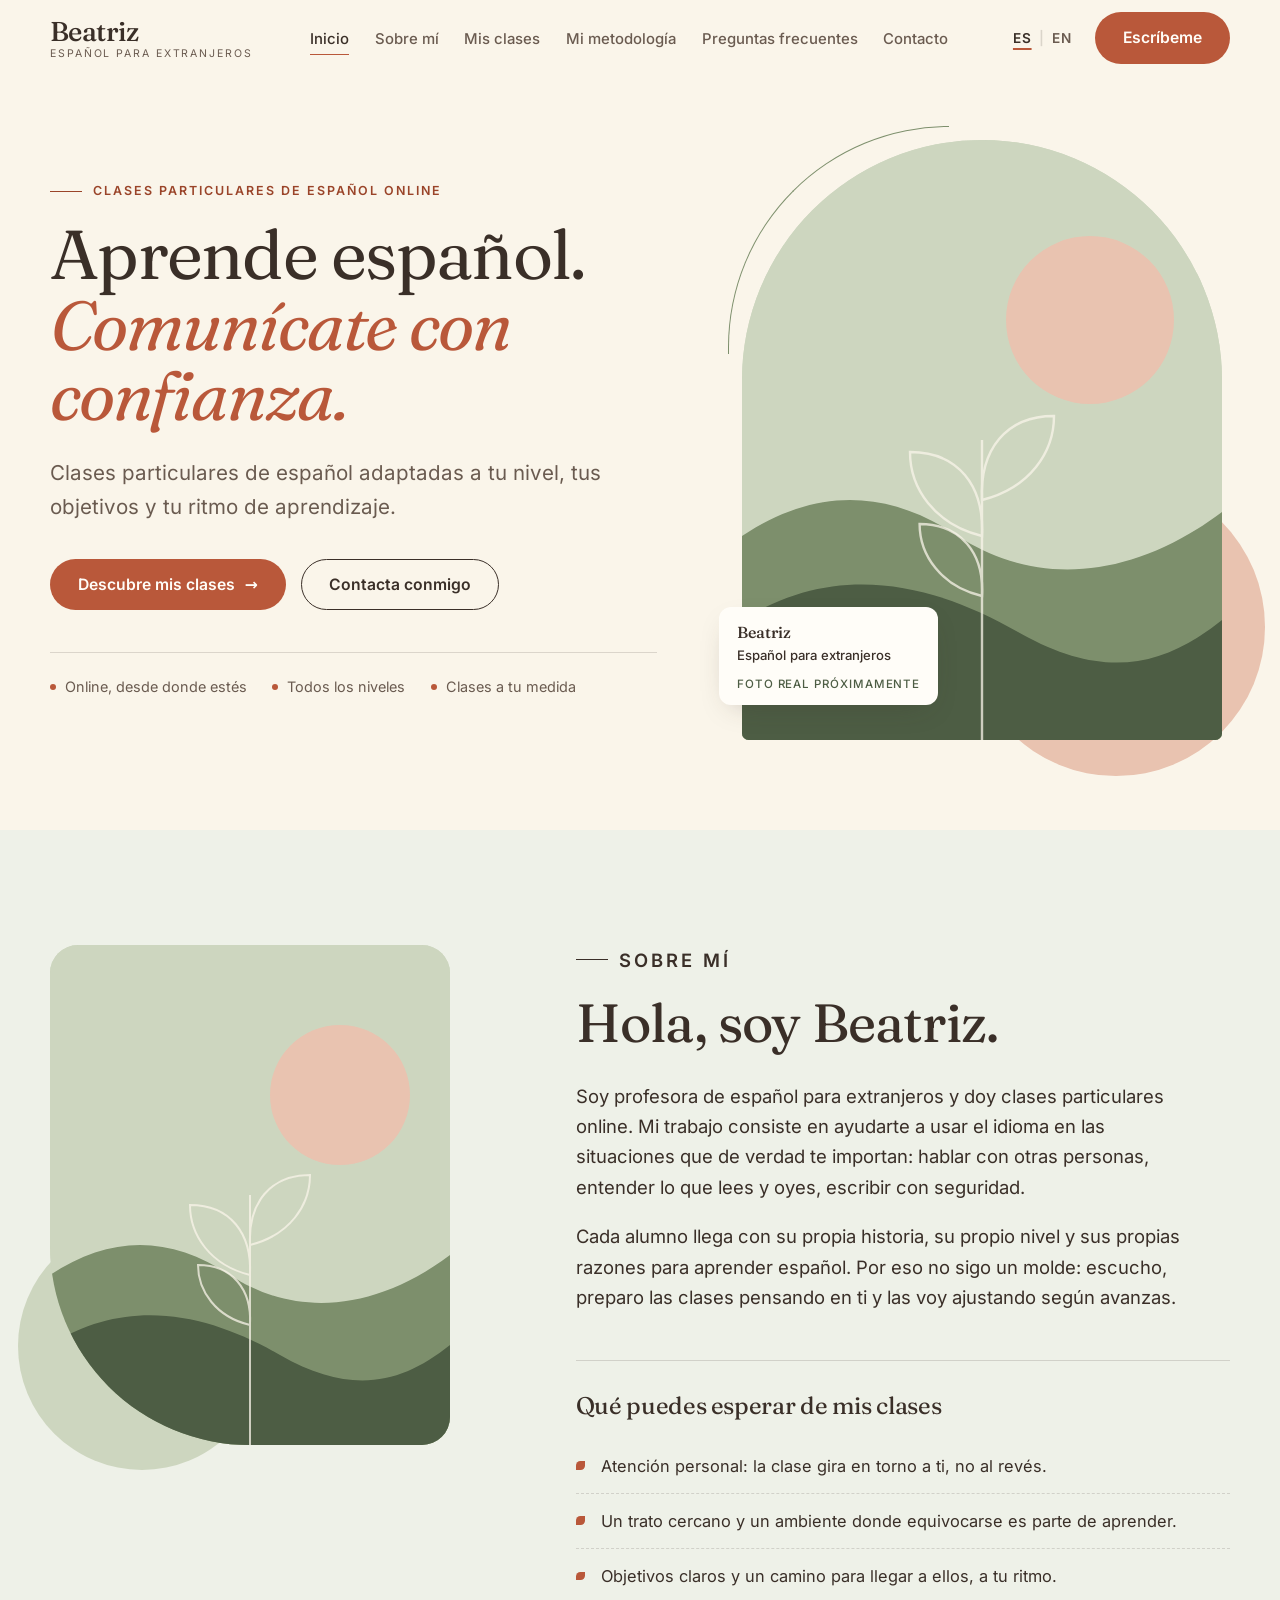
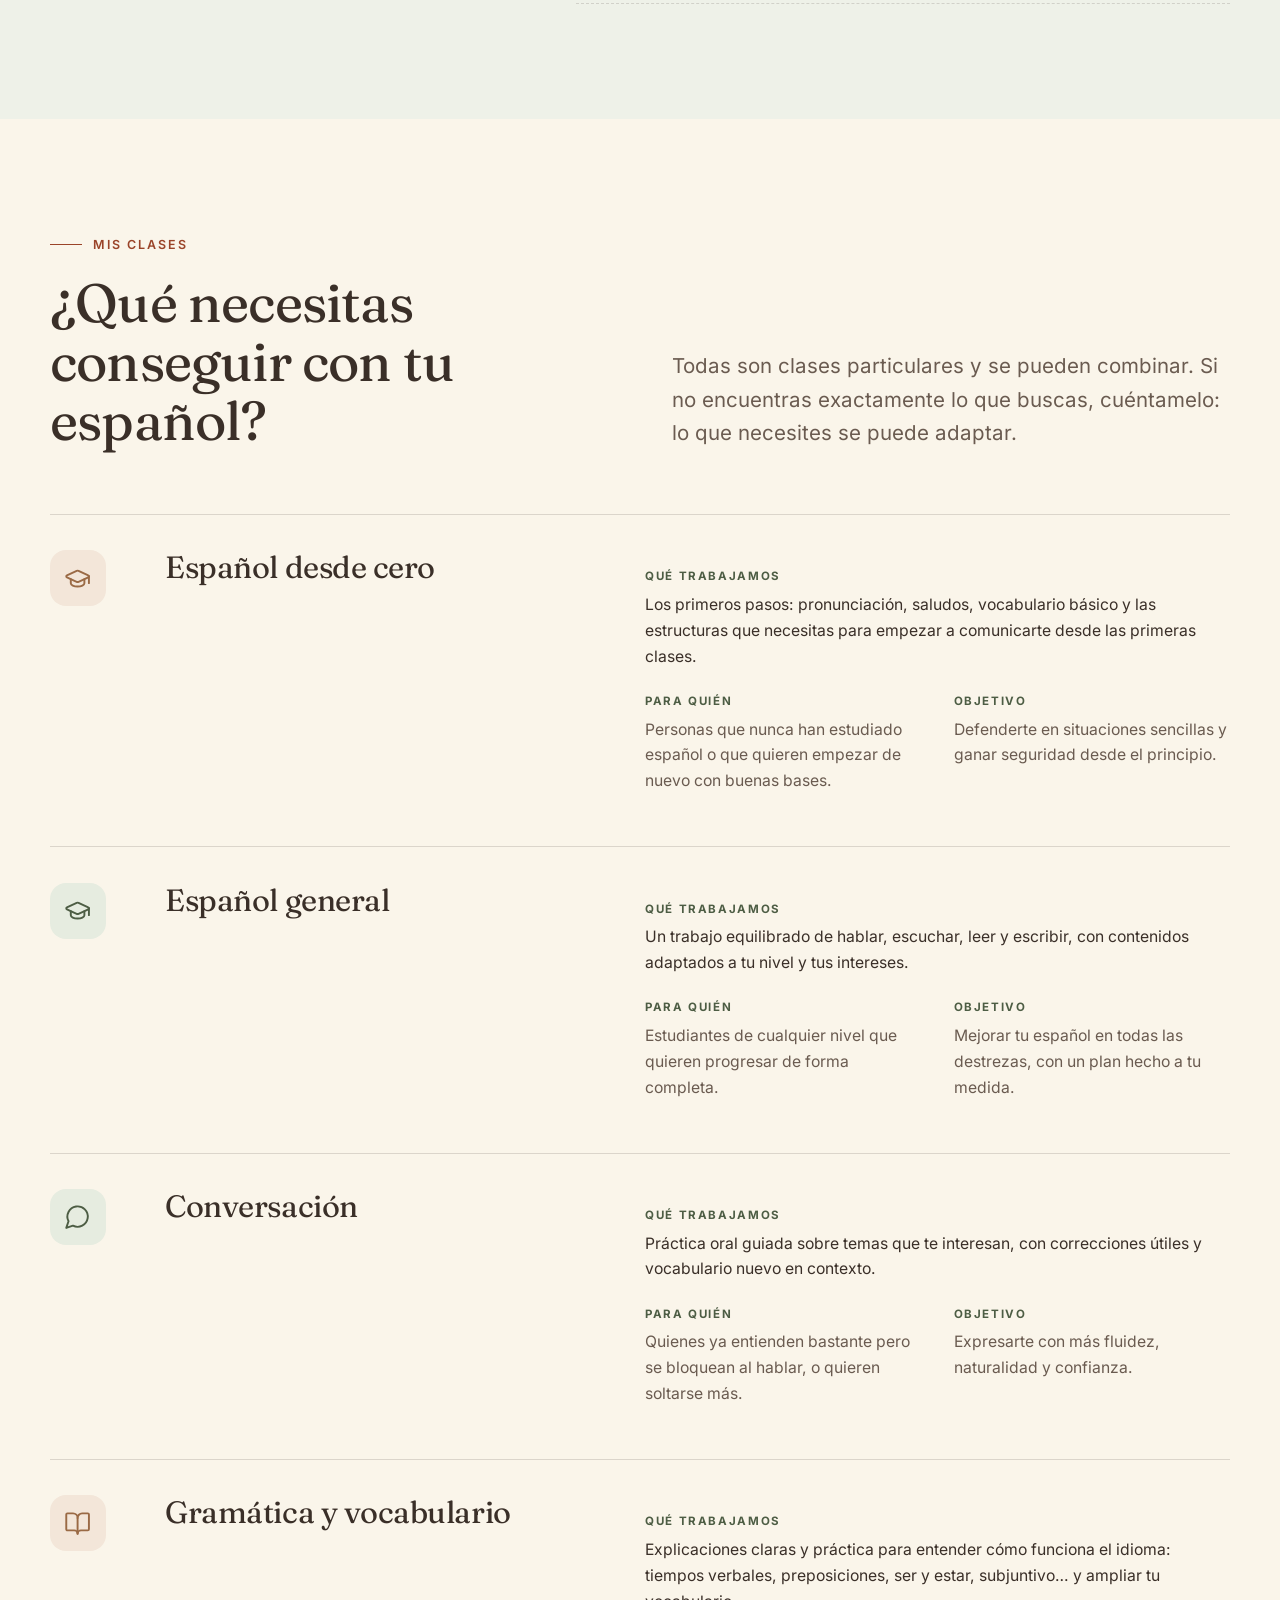
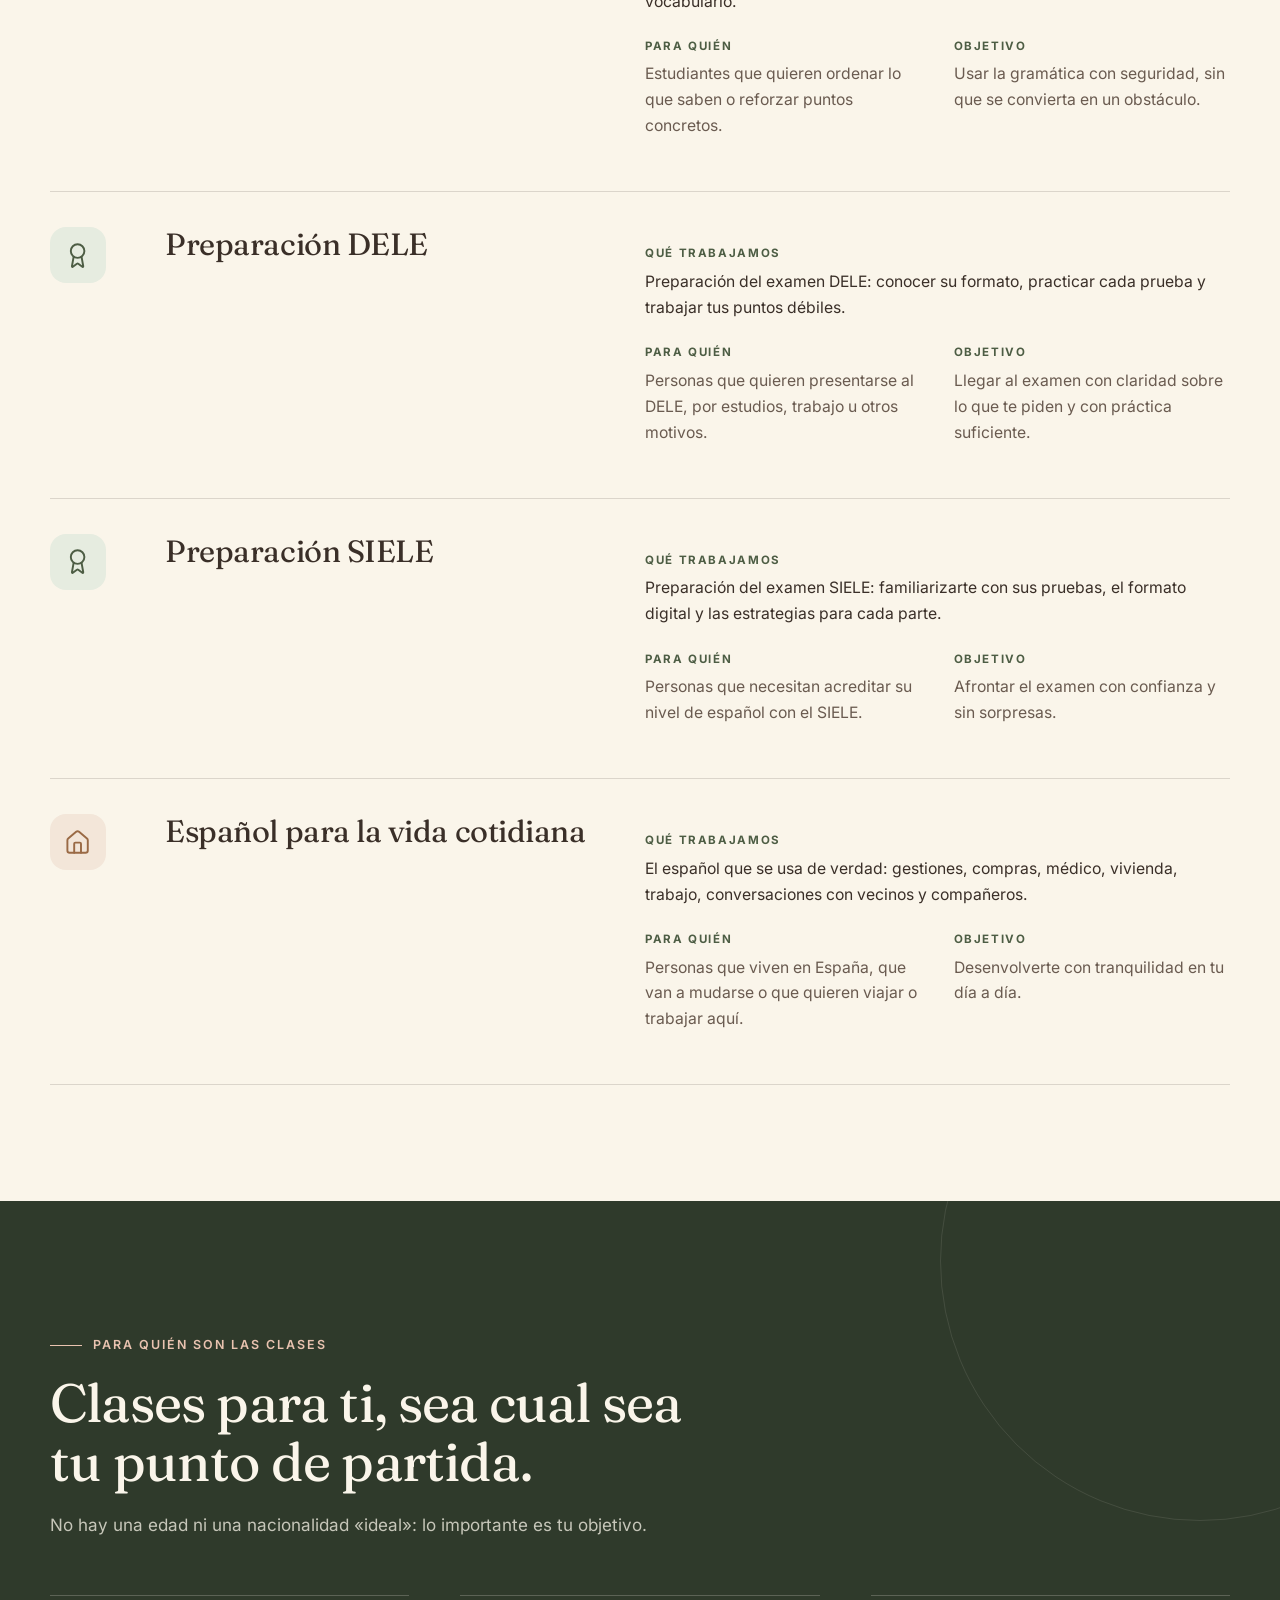
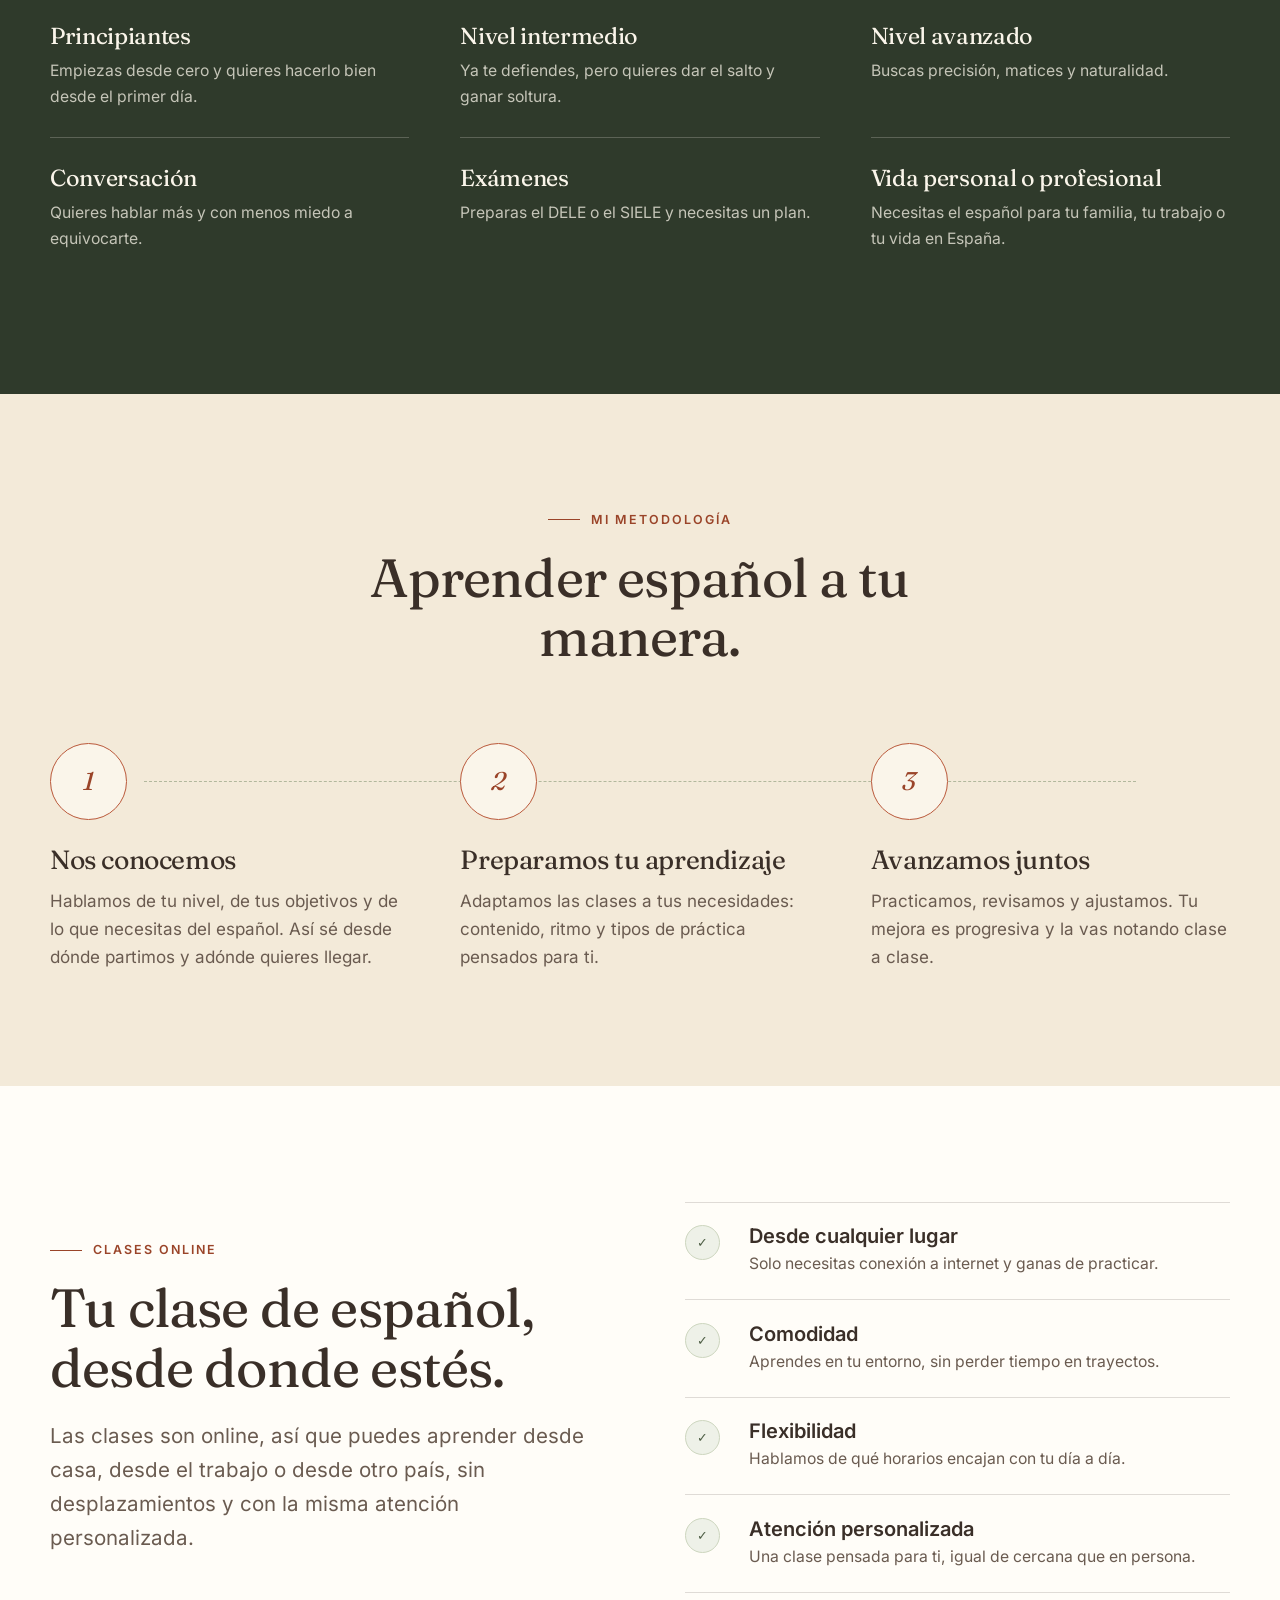
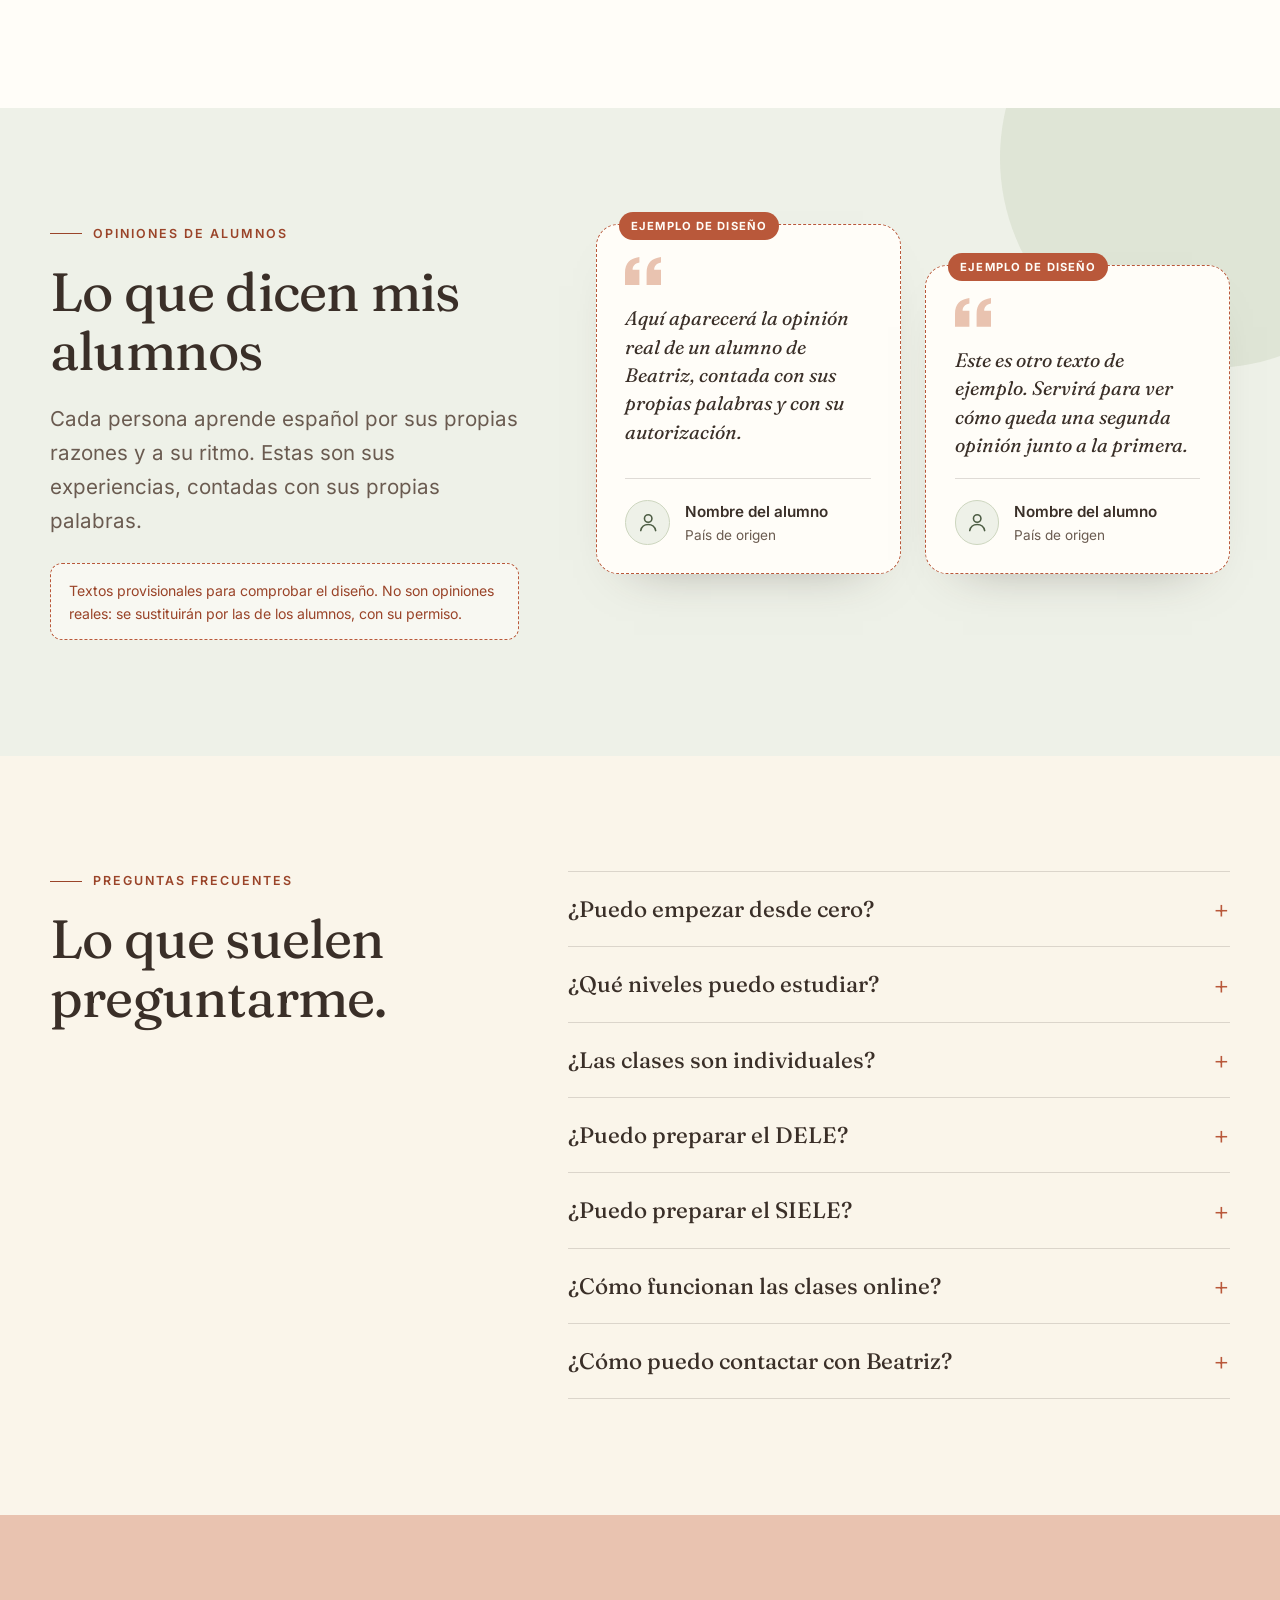
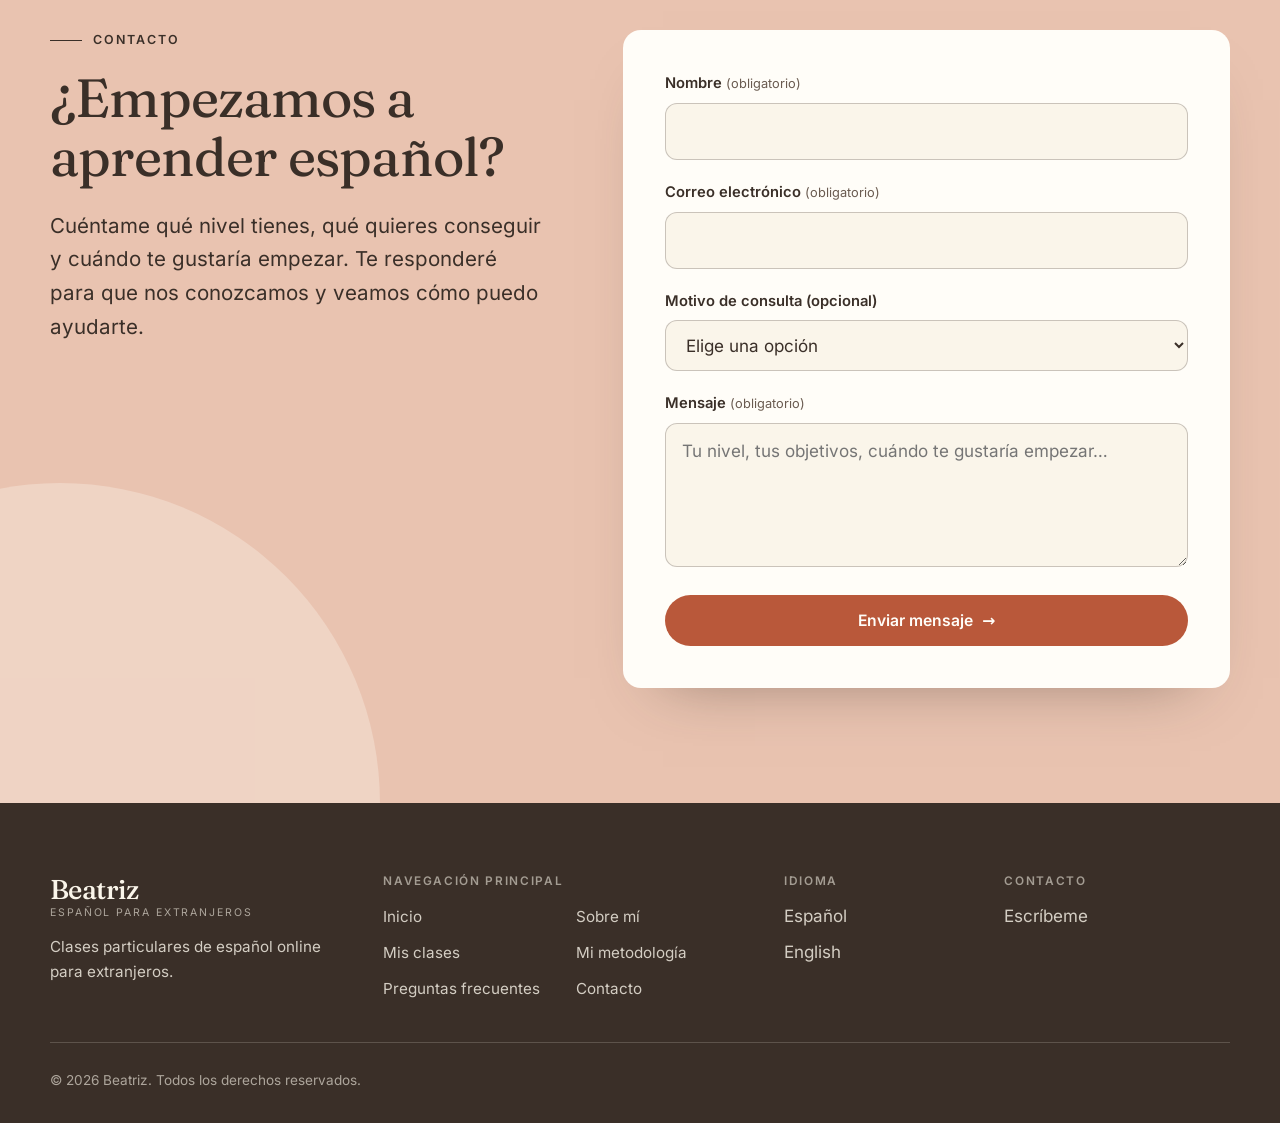
<file: es/index.html>
<!doctype html><html lang="es"><head><meta charset="utf-8"><meta name="viewport" content="width=device-width,initial-scale=1">
<title>Beatriz · Clases particulares de español online para extranjeros</title><meta name="description" content="Clases particulares de español online adaptadas a tu nivel, tus objetivos y tu ritmo. Conversación, gramática, vocabulario y preparación DELE y SIELE.">

<meta name="theme-color" content="#faf5ea"><meta name="twitter:card" content="summary_large_image"><meta property="og:type" content="website"><meta property="og:title" content="Beatriz · Clases particulares de español online para extranjeros"><meta property="og:description" content="Clases particulares de español online adaptadas a tu nivel, tus objetivos y tu ritmo. Conversación, gramática, vocabulario y preparación DELE y SIELE."><meta property="og:locale" content="es_ES"><meta property="og:locale:alternate" content="en_GB"><meta property="og:site_name" content="Beatriz · Español para extranjeros">
<link rel="icon" href="../favicon.svg" type="image/svg+xml">
<link rel="preload" href="../fonts/fraunces.woff2" as="font" type="font/woff2" crossorigin><link rel="preload" href="../fonts/inter.woff2" as="font" type="font/woff2" crossorigin>
<link rel="stylesheet" href="../styles.css">
<script type="application/ld+json">{"@context":"https://schema.org","@type":"FAQPage","inLanguage":"es","mainEntity":[{"@type":"Question","name":"¿Puedo empezar desde cero?","acceptedAnswer":{"@type":"Answer","text":"Sí. Tanto si nunca has estudiado español como si quieres empezar de nuevo, adaptamos las clases a tu punto de partida y avanzamos paso a paso."}},{"@type":"Question","name":"¿Qué niveles puedo estudiar?","acceptedAnswer":{"@type":"Answer","text":"Todos: desde principiante hasta avanzado. En una primera toma de contacto hablamos de tu nivel y de tus objetivos para plantear las clases."}},{"@type":"Question","name":"¿Las clases son individuales?","acceptedAnswer":{"@type":"Answer","text":"Son clases particulares, pensadas para ti y tu situación. Si tienes otra necesidad, por ejemplo aprender con un familiar o un amigo, cuéntamelo y lo hablamos."}},{"@type":"Question","name":"¿Puedo preparar el DELE?","acceptedAnswer":{"@type":"Answer","text":"Sí. Puedes preparar el DELE conmigo: conoceremos el formato del examen, practicaremos cada prueba y trabajaremos lo que más lo necesite."}},{"@type":"Question","name":"¿Puedo preparar el SIELE?","acceptedAnswer":{"@type":"Answer","text":"Sí. También ofrezco preparación para el SIELE, con práctica de sus pruebas y atención a su formato digital."}},{"@type":"Question","name":"¿Cómo funcionan las clases online?","acceptedAnswer":{"@type":"Answer","text":"Nos conectamos por videollamada y trabajamos en directo, con contenidos adaptados a ti. Al ponernos en contacto, acordamos juntos los detalles prácticos."}},{"@type":"Question","name":"¿Cómo puedo contactar con Beatriz?","acceptedAnswer":{"@type":"Answer","text":"Puedes escribirme desde el formulario de esta página. Cuéntame qué buscas y te responderé para ver cómo puedo ayudarte."}}]}</script>
<script>document.documentElement.classList.add('js')</script></head>
<body><a class="skip" href="#home">Saltar al contenido</a><header class="header" id="top">
  <div class="wrap">
    <a class="brand" href="#home" aria-label="Beatriz — Español para extranjeros"><span class="brand-name">Beatriz</span><span class="brand-tag">Español para extranjeros</span></a>
    <nav class="nav" id="site-nav" aria-label="Navegación principal"><ul><li><a href="#home" data-nav="home">Inicio</a></li><li><a href="#about" data-nav="about">Sobre mí</a></li><li><a href="#lessons" data-nav="lessons">Mis clases</a></li><li><a href="#method" data-nav="method">Mi metodología</a></li><li><a href="#faq" data-nav="faq">Preguntas frecuentes</a></li><li><a href="#contact" data-nav="contact">Contacto</a></li></ul><a class="btn btn-primary nav-cta" href="#contact">Escríbeme</a></nav>
    <div class="header-tools">
      <div class="lang" role="group" aria-label="Idioma"><a href="../es/index.html" hreflang="es" lang="es" data-lang="es" aria-current="true">ES</a><span aria-hidden="true">|</span><a href="../en/index.html" hreflang="en" lang="en" data-lang="en">EN</a></div>
      <a class="btn btn-primary header-cta" href="#contact">Escríbeme</a>
      <button class="menu-btn" type="button" aria-expanded="false" aria-controls="site-nav" data-open="Menú" data-close="Cerrar menú" aria-label="Menú"><svg viewBox="0 0 24 24" fill="none" stroke="currentColor" stroke-width="1.6" stroke-linecap="round" aria-hidden="true"><path class="o" d="M4 8h16M4 16h16"/></svg></button>
    </div>
  </div>
</header><main><section class="hero" id="home" aria-labelledby="hero-title">
  <div class="wrap hero-grid">
    <div class="reveal">
      <p class="eyebrow">Clases particulares de español online</p>
      <h1 class="h1" id="hero-title"><span>Aprende español.</span><span><em>Comunícate con confianza.</em></span></h1>
      <p class="lead">Clases particulares de español adaptadas a tu nivel, tus objetivos y tu ritmo de aprendizaje.</p>
      <div class="hero-actions">
        <a class="btn btn-primary" href="#lessons">Descubre mis clases <span class="arrow" aria-hidden="true">→</span></a>
        <a class="btn btn-ghost" href="#contact">Contacta conmigo</a>
      </div>
      <ul class="hero-facts"><li>Online, desde donde estés</li><li>Todos los niveles</li><li>Clases a tu medida</li></ul>
    </div>
    <div class="portrait reveal"><div class="portrait-frame"><svg viewBox="0 0 400 500" preserveAspectRatio="xMidYMid slice" role="img" aria-label="" aria-hidden="true">
  <rect width="400" height="500" fill="#cdd6bf"/>
  <circle cx="290" cy="150" r="70" fill="#e9c3b0"/>
  <path d="M0 500V330c60-40 120-40 180 0s140 40 220-20v190z" fill="#7d8f6c"/>
  <path d="M0 500V400c80-50 160-30 230 10s120 30 170-10v100z" fill="#4d5d44"/>
  <g fill="none" stroke="#faf5ea" stroke-width="2" opacity=".75"><path d="M200 500V250"/><path d="M200 330c-40-10-60-40-60-70 40 0 62 28 60 70z"/><path d="M200 300c40-10 60-40 60-70-40 0-62 28-60 70z"/><path d="M200 380c-34-8-52-34-52-60 34 0 54 24 52 60z"/></g>
</svg></div><div class="portrait-cap"><b>Beatriz</b>Español para extranjeros<div class="portrait-note">Foto real próximamente</div></div></div>
  </div>
</section>
<section class="section about" id="about" aria-labelledby="about-title">
  <div class="wrap about-grid">
    <div class="portrait reveal"><div class="portrait-frame"><svg viewBox="0 0 400 500" preserveAspectRatio="xMidYMid slice" role="img" aria-label="" aria-hidden="true">
  <rect width="400" height="500" fill="#cdd6bf"/>
  <circle cx="290" cy="150" r="70" fill="#e9c3b0"/>
  <path d="M0 500V330c60-40 120-40 180 0s140 40 220-20v190z" fill="#7d8f6c"/>
  <path d="M0 500V400c80-50 160-30 230 10s120 30 170-10v100z" fill="#4d5d44"/>
  <g fill="none" stroke="#faf5ea" stroke-width="2" opacity=".75"><path d="M200 500V250"/><path d="M200 330c-40-10-60-40-60-70 40 0 62 28 60 70z"/><path d="M200 300c40-10 60-40 60-70-40 0-62 28-60 70z"/><path d="M200 380c-34-8-52-34-52-60 34 0 54 24 52 60z"/></g>
</svg></div></div>
    <div class="about-body reveal">
      <p class="eyebrow">Sobre mí</p>
      <h2 class="h2" id="about-title">Hola, soy Beatriz.</h2>
      <p>Soy profesora de español para extranjeros y doy clases particulares online. Mi trabajo consiste en ayudarte a usar el idioma en las situaciones que de verdad te importan: hablar con otras personas, entender lo que lees y oyes, escribir con seguridad.</p><p>Cada alumno llega con su propia historia, su propio nivel y sus propias razones para aprender español. Por eso no sigo un molde: escucho, preparo las clases pensando en ti y las voy ajustando según avanzas.</p>
      
      <div class="expect"><h3>Qué puedes esperar de mis clases</h3><ul><li>Atención personal: la clase gira en torno a ti, no al revés.</li><li>Un trato cercano y un ambiente donde equivocarse es parte de aprender.</li><li>Objetivos claros y un camino para llegar a ellos, a tu ritmo.</li></ul></div>
    </div>
  </div>
</section>
<section class="section lessons" id="lessons" aria-labelledby="lessons-title">
  <div class="wrap">
    <div class="lessons-head reveal"><div><p class="eyebrow">Mis clases</p><h2 class="h2" id="lessons-title">¿Qué necesitas conseguir con tu español?</h2></div><p class="lead">Todas son clases particulares y se pueden combinar. Si no encuentras exactamente lo que buscas, cuéntamelo: lo que necesites se puede adaptar.</p></div>
    <article class="lesson reveal" id="lesson-zero">
    <span class="lesson-ico lesson-ico--warm" aria-hidden="true"><svg viewBox="0 0 24 24" fill="none" stroke="currentColor" stroke-width="1.7" stroke-linecap="round" stroke-linejoin="round"><path d="M21.42 10.922a1 1 0 0 0-.019-1.838L12.83 5.18a2 2 0 0 0-1.66 0L2.6 9.08a1 1 0 0 0 0 1.832l8.57 3.908a2 2 0 0 0 1.66 0z"/><path d="M22 10v6"/><path d="M6 12.5V16a6 3 0 0 0 12 0v-3.5"/></svg></span>
    <h3>Español desde cero</h3>
    <dl class="lesson-cols">
      <div><dt>Qué trabajamos</dt><dd>Los primeros pasos: pronunciación, saludos, vocabulario básico y las estructuras que necesitas para empezar a comunicarte desde las primeras clases.</dd></div>
      <div><dt>Para quién</dt><dd class="soft">Personas que nunca han estudiado español o que quieren empezar de nuevo con buenas bases.</dd></div>
      <div><dt>Objetivo</dt><dd class="soft">Defenderte en situaciones sencillas y ganar seguridad desde el principio.</dd></div>
    </dl>
  </article><article class="lesson reveal" id="lesson-general">
    <span class="lesson-ico lesson-ico--sage" aria-hidden="true"><svg viewBox="0 0 24 24" fill="none" stroke="currentColor" stroke-width="1.7" stroke-linecap="round" stroke-linejoin="round"><path d="M21.42 10.922a1 1 0 0 0-.019-1.838L12.83 5.18a2 2 0 0 0-1.66 0L2.6 9.08a1 1 0 0 0 0 1.832l8.57 3.908a2 2 0 0 0 1.66 0z"/><path d="M22 10v6"/><path d="M6 12.5V16a6 3 0 0 0 12 0v-3.5"/></svg></span>
    <h3>Español general</h3>
    <dl class="lesson-cols">
      <div><dt>Qué trabajamos</dt><dd>Un trabajo equilibrado de hablar, escuchar, leer y escribir, con contenidos adaptados a tu nivel y tus intereses.</dd></div>
      <div><dt>Para quién</dt><dd class="soft">Estudiantes de cualquier nivel que quieren progresar de forma completa.</dd></div>
      <div><dt>Objetivo</dt><dd class="soft">Mejorar tu español en todas las destrezas, con un plan hecho a tu medida.</dd></div>
    </dl>
  </article><article class="lesson reveal" id="lesson-conversation">
    <span class="lesson-ico lesson-ico--sage" aria-hidden="true"><svg viewBox="0 0 24 24" fill="none" stroke="currentColor" stroke-width="1.7" stroke-linecap="round" stroke-linejoin="round"><path d="M7.9 20A9 9 0 1 0 4 16.1L2 22Z"/></svg></span>
    <h3>Conversación</h3>
    <dl class="lesson-cols">
      <div><dt>Qué trabajamos</dt><dd>Práctica oral guiada sobre temas que te interesan, con correcciones útiles y vocabulario nuevo en contexto.</dd></div>
      <div><dt>Para quién</dt><dd class="soft">Quienes ya entienden bastante pero se bloquean al hablar, o quieren soltarse más.</dd></div>
      <div><dt>Objetivo</dt><dd class="soft">Expresarte con más fluidez, naturalidad y confianza.</dd></div>
    </dl>
  </article><article class="lesson reveal" id="lesson-grammar">
    <span class="lesson-ico lesson-ico--warm" aria-hidden="true"><svg viewBox="0 0 24 24" fill="none" stroke="currentColor" stroke-width="1.7" stroke-linecap="round" stroke-linejoin="round"><path d="M12 7v14"/><path d="M3 18a1 1 0 0 1-1-1V4a1 1 0 0 1 1-1h5a4 4 0 0 1 4 4 4 4 0 0 1 4-4h5a1 1 0 0 1 1 1v13a1 1 0 0 1-1 1h-6a3 3 0 0 0-3 3 3 3 0 0 0-3-3z"/></svg></span>
    <h3>Gramática y vocabulario</h3>
    <dl class="lesson-cols">
      <div><dt>Qué trabajamos</dt><dd>Explicaciones claras y práctica para entender cómo funciona el idioma: tiempos verbales, preposiciones, ser y estar, subjuntivo… y ampliar tu vocabulario.</dd></div>
      <div><dt>Para quién</dt><dd class="soft">Estudiantes que quieren ordenar lo que saben o reforzar puntos concretos.</dd></div>
      <div><dt>Objetivo</dt><dd class="soft">Usar la gramática con seguridad, sin que se convierta en un obstáculo.</dd></div>
    </dl>
  </article><article class="lesson reveal lesson--exam" id="lesson-dele">
    <span class="lesson-ico lesson-ico--sage" aria-hidden="true"><svg viewBox="0 0 24 24" fill="none" stroke="currentColor" stroke-width="1.7" stroke-linecap="round" stroke-linejoin="round"><path d="m15.477 12.89 1.515 8.526a.5.5 0 0 1-.81.47l-3.58-2.687a1 1 0 0 0-1.197 0l-3.586 2.686a.5.5 0 0 1-.81-.469l1.514-8.526"/><circle cx="12" cy="8" r="6"/></svg></span>
    <h3>Preparación DELE</h3>
    <dl class="lesson-cols">
      <div><dt>Qué trabajamos</dt><dd>Preparación del examen DELE: conocer su formato, practicar cada prueba y trabajar tus puntos débiles.</dd></div>
      <div><dt>Para quién</dt><dd class="soft">Personas que quieren presentarse al DELE, por estudios, trabajo u otros motivos.</dd></div>
      <div><dt>Objetivo</dt><dd class="soft">Llegar al examen con claridad sobre lo que te piden y con práctica suficiente.</dd></div>
    </dl>
  </article><article class="lesson reveal lesson--exam" id="lesson-siele">
    <span class="lesson-ico lesson-ico--sage" aria-hidden="true"><svg viewBox="0 0 24 24" fill="none" stroke="currentColor" stroke-width="1.7" stroke-linecap="round" stroke-linejoin="round"><path d="m15.477 12.89 1.515 8.526a.5.5 0 0 1-.81.47l-3.58-2.687a1 1 0 0 0-1.197 0l-3.586 2.686a.5.5 0 0 1-.81-.469l1.514-8.526"/><circle cx="12" cy="8" r="6"/></svg></span>
    <h3>Preparación SIELE</h3>
    <dl class="lesson-cols">
      <div><dt>Qué trabajamos</dt><dd>Preparación del examen SIELE: familiarizarte con sus pruebas, el formato digital y las estrategias para cada parte.</dd></div>
      <div><dt>Para quién</dt><dd class="soft">Personas que necesitan acreditar su nivel de español con el SIELE.</dd></div>
      <div><dt>Objetivo</dt><dd class="soft">Afrontar el examen con confianza y sin sorpresas.</dd></div>
    </dl>
  </article><article class="lesson reveal" id="lesson-daily">
    <span class="lesson-ico lesson-ico--warm" aria-hidden="true"><svg viewBox="0 0 24 24" fill="none" stroke="currentColor" stroke-width="1.7" stroke-linecap="round" stroke-linejoin="round"><path d="M15 21v-8a1 1 0 0 0-1-1h-4a1 1 0 0 0-1 1v8"/><path d="M3 10a2 2 0 0 1 .709-1.528l7-5.999a2 2 0 0 1 2.582 0l7 5.999A2 2 0 0 1 21 10v9a2 2 0 0 1-2 2H5a2 2 0 0 1-2-2z"/></svg></span>
    <h3>Español para la vida cotidiana</h3>
    <dl class="lesson-cols">
      <div><dt>Qué trabajamos</dt><dd>El español que se usa de verdad: gestiones, compras, médico, vivienda, trabajo, conversaciones con vecinos y compañeros.</dd></div>
      <div><dt>Para quién</dt><dd class="soft">Personas que viven en España, que van a mudarse o que quieren viajar o trabajar aquí.</dd></div>
      <div><dt>Objetivo</dt><dd class="soft">Desenvolverte con tranquilidad en tu día a día.</dd></div>
    </dl>
  </article>
  </div>
</section>
<section class="section audience" aria-labelledby="audience-title">
  <div class="wrap">
    <div class="audience-head reveal"><p class="eyebrow">Para quién son las clases</p><h2 class="h2" id="audience-title">Clases para ti, sea cual sea tu punto de partida.</h2><p>No hay una edad ni una nacionalidad «ideal»: lo importante es tu objetivo.</p></div>
    <div class="audience-grid"><div class="audience-item reveal"><h3>Principiantes</h3><p>Empiezas desde cero y quieres hacerlo bien desde el primer día.</p></div><div class="audience-item reveal"><h3>Nivel intermedio</h3><p>Ya te defiendes, pero quieres dar el salto y ganar soltura.</p></div><div class="audience-item reveal"><h3>Nivel avanzado</h3><p>Buscas precisión, matices y naturalidad.</p></div><div class="audience-item reveal"><h3>Conversación</h3><p>Quieres hablar más y con menos miedo a equivocarte.</p></div><div class="audience-item reveal"><h3>Exámenes</h3><p>Preparas el DELE o el SIELE y necesitas un plan.</p></div><div class="audience-item reveal"><h3>Vida personal o profesional</h3><p>Necesitas el español para tu familia, tu trabajo o tu vida en España.</p></div></div>
  </div>
</section>
<section class="section method" id="method" aria-labelledby="method-title">
  <div class="wrap">
    <div class="method-head reveal"><p class="eyebrow">Mi metodología</p><h2 class="h2" id="method-title">Aprender español a tu manera.</h2></div>
    <ol class="steps"><li class="step reveal"><span class="step-n" aria-hidden="true">1</span><h3>Nos conocemos</h3><p>Hablamos de tu nivel, de tus objetivos y de lo que necesitas del español. Así sé desde dónde partimos y adónde quieres llegar.</p></li><li class="step reveal"><span class="step-n" aria-hidden="true">2</span><h3>Preparamos tu aprendizaje</h3><p>Adaptamos las clases a tus necesidades: contenido, ritmo y tipos de práctica pensados para ti.</p></li><li class="step reveal"><span class="step-n" aria-hidden="true">3</span><h3>Avanzamos juntos</h3><p>Practicamos, revisamos y ajustamos. Tu mejora es progresiva y la vas notando clase a clase.</p></li></ol>
  </div>
</section>
<section class="section online" aria-labelledby="online-title">
  <div class="wrap online-grid">
    <div class="reveal"><p class="eyebrow">Clases online</p><h2 class="h2" id="online-title">Tu clase de español, desde donde estés.</h2><p class="lead">Las clases son online, así que puedes aprender desde casa, desde el trabajo o desde otro país, sin desplazamientos y con la misma atención personalizada.</p></div>
    <ul class="online-list"><li class="reveal"><span class="dot" aria-hidden="true">✓</span><div><h3>Desde cualquier lugar</h3><p>Solo necesitas conexión a internet y ganas de practicar.</p></div></li><li class="reveal"><span class="dot" aria-hidden="true">✓</span><div><h3>Comodidad</h3><p>Aprendes en tu entorno, sin perder tiempo en trayectos.</p></div></li><li class="reveal"><span class="dot" aria-hidden="true">✓</span><div><h3>Flexibilidad</h3><p>Hablamos de qué horarios encajan con tu día a día.</p></div></li><li class="reveal"><span class="dot" aria-hidden="true">✓</span><div><h3>Atención personalizada</h3><p>Una clase pensada para ti, igual de cercana que en persona.</p></div></li></ul>
  </div>
</section>
<section class="section testimonials" id="testimonials" aria-labelledby="testi-title">
  <div class="wrap testimonials-grid">
    <div class="testimonials-intro reveal"><p class="eyebrow">Opiniones de alumnos</p><h2 class="h2" id="testi-title">Lo que dicen mis alumnos</h2><p class="lead">Cada persona aprende español por sus propias razones y a su ritmo. Estas son sus experiencias, contadas con sus propias palabras.</p><p class="provisional-note" role="note">Textos provisionales para comprobar el diseño. No son opiniones reales: se sustituirán por las de los alumnos, con su permiso.</p></div>
    <div class="quotes"><figure class="quote reveal quote--provisional" data-provisional="true">
      <span class="quote-tag">Ejemplo de diseño</span>
      <svg class="quote-mark" viewBox="0 0 48 36" aria-hidden="true"><path fill="currentColor" d="M0 36V20C0 8 6 1.5 18 0v7c-6 1.5-8.500 4.500-8.500 9H18v20zM27 36V20C27 8 33 1.500 45 0v7c-6 1.500-8.500 4.500-8.500 9H45v20z"/></svg>
      <blockquote><p>Aquí aparecerá la opinión real de un alumno de Beatriz, contada con sus propias palabras y con su autorización.</p></blockquote>
      <figcaption><span class="quote-avatar" aria-hidden="true"><svg viewBox="0 0 24 24" fill="none" stroke="currentColor" stroke-width="1.7" stroke-linecap="round" stroke-linejoin="round"><circle cx="12" cy="8" r="4"/><path d="M4 21c1-4.500 4-6.500 8-6.500s7 2 8 6.500"/></svg></span><span><b>Nombre del alumno</b><small>País de origen</small></span></figcaption>
    </figure><figure class="quote reveal quote--provisional" data-provisional="true">
      <span class="quote-tag">Ejemplo de diseño</span>
      <svg class="quote-mark" viewBox="0 0 48 36" aria-hidden="true"><path fill="currentColor" d="M0 36V20C0 8 6 1.5 18 0v7c-6 1.5-8.500 4.500-8.500 9H18v20zM27 36V20C27 8 33 1.500 45 0v7c-6 1.500-8.500 4.500-8.500 9H45v20z"/></svg>
      <blockquote><p>Este es otro texto de ejemplo. Servirá para ver cómo queda una segunda opinión junto a la primera.</p></blockquote>
      <figcaption><span class="quote-avatar" aria-hidden="true"><svg viewBox="0 0 24 24" fill="none" stroke="currentColor" stroke-width="1.7" stroke-linecap="round" stroke-linejoin="round"><circle cx="12" cy="8" r="4"/><path d="M4 21c1-4.500 4-6.500 8-6.500s7 2 8 6.500"/></svg></span><span><b>Nombre del alumno</b><small>País de origen</small></span></figcaption>
    </figure></div>
  </div>
</section>
<section class="section faq" id="faq" aria-labelledby="faq-title">
  <div class="wrap faq-grid">
    <div class="faq-head reveal"><p class="eyebrow">Preguntas frecuentes</p><h2 class="h2" id="faq-title">Lo que suelen preguntarme.</h2></div>
    <div><details class="reveal"><summary>¿Puedo empezar desde cero?</summary><div class="answer"><p>Sí. Tanto si nunca has estudiado español como si quieres empezar de nuevo, adaptamos las clases a tu punto de partida y avanzamos paso a paso.</p></div></details><details class="reveal"><summary>¿Qué niveles puedo estudiar?</summary><div class="answer"><p>Todos: desde principiante hasta avanzado. En una primera toma de contacto hablamos de tu nivel y de tus objetivos para plantear las clases.</p></div></details><details class="reveal"><summary>¿Las clases son individuales?</summary><div class="answer"><p>Son clases particulares, pensadas para ti y tu situación. Si tienes otra necesidad, por ejemplo aprender con un familiar o un amigo, cuéntamelo y lo hablamos.</p></div></details><details class="reveal"><summary>¿Puedo preparar el DELE?</summary><div class="answer"><p>Sí. Puedes preparar el DELE conmigo: conoceremos el formato del examen, practicaremos cada prueba y trabajaremos lo que más lo necesite.</p></div></details><details class="reveal"><summary>¿Puedo preparar el SIELE?</summary><div class="answer"><p>Sí. También ofrezco preparación para el SIELE, con práctica de sus pruebas y atención a su formato digital.</p></div></details><details class="reveal"><summary>¿Cómo funcionan las clases online?</summary><div class="answer"><p>Nos conectamos por videollamada y trabajamos en directo, con contenidos adaptados a ti. Al ponernos en contacto, acordamos juntos los detalles prácticos.</p></div></details><details class="reveal"><summary>¿Cómo puedo contactar con Beatriz?</summary><div class="answer"><p>Puedes escribirme desde el formulario de esta página. Cuéntame qué buscas y te responderé para ver cómo puedo ayudarte.</p></div></details></div>
  </div>
</section>
<section class="section contact" id="contact" aria-labelledby="contact-title">
  <div class="wrap contact-grid">
    <div class="reveal"><p class="eyebrow">Contacto</p><h2 class="h2" id="contact-title">¿Empezamos a aprender español?</h2><p class="lead">Cuéntame qué nivel tienes, qué quieres conseguir y cuándo te gustaría empezar. Te responderé para que nos conozcamos y veamos cómo puedo ayudarte.</p></div>
    <div class="form-card reveal">
      <form id="contact-form" novalidate method="post" data-endpoint="" data-lang="es"
        data-e-name-required="Escribe tu nombre." data-e-email-required="Escribe tu correo electrónico." data-e-email-invalid="Revisa el correo: parece que no es válido."
        data-e-message-required="Escribe un mensaje." data-e-message-short="Cuéntame un poco más (al menos 10 caracteres)." data-e-summary="Revisa los campos marcados."
        data-sending="Enviando…" data-failure="No se ha podido enviar el mensaje. Por favor, inténtalo de nuevo en unos minutos." data-unavailable="El formulario todavía no está activo y tu mensaje no se ha enviado. Por favor, vuelve a intentarlo más adelante.">
        <div class="form-msg is-error" id="form-error" role="alert" hidden></div>
        <div class="field"><label for="f-name">Nombre <span class="req">(obligatorio)</span></label><input id="f-name" name="name" type="text" autocomplete="name" required aria-describedby="name-err"><p class="err" id="name-err" data-msg=""></p></div>
        <div class="field"><label for="f-email">Correo electrónico <span class="req">(obligatorio)</span></label><input id="f-email" name="email" type="email" autocomplete="email" inputmode="email" required aria-describedby="email-err"><p class="err" id="email-err" data-msg=""></p></div>
        <div class="field"><label for="f-reason">Motivo de consulta (opcional)</label><select id="f-reason" name="reason"><option value="">Elige una opción</option><option value="Empezar desde cero">Empezar desde cero</option><option value="Mejorar mi español general">Mejorar mi español general</option><option value="Practicar conversación">Practicar conversación</option><option value="Gramática y vocabulario">Gramática y vocabulario</option><option value="Preparar el DELE">Preparar el DELE</option><option value="Preparar el SIELE">Preparar el SIELE</option><option value="Español para la vida cotidiana">Español para la vida cotidiana</option><option value="Otro motivo">Otro motivo</option></select></div>
        <div class="field"><label for="f-message">Mensaje <span class="req">(obligatorio)</span></label><textarea id="f-message" name="message" required placeholder="Tu nivel, tus objetivos, cuándo te gustaría empezar…" aria-describedby="message-err"></textarea><p class="err" id="message-err" data-msg=""></p></div>
        <div class="hp" aria-hidden="true"><label>No rellenar<input type="text" name="_gotcha" tabindex="-1" autocomplete="off"></label></div>
        <button class="btn btn-primary" type="submit" data-label="Enviar mensaje">Enviar mensaje <span class="arrow" aria-hidden="true">→</span></button>
      </form>
      <div class="form-success" id="form-success" role="status" hidden><h3>¡Mensaje enviado!</h3><p>Gracias por escribirme. Te responderé lo antes posible.</p><button class="btn btn-ghost" type="button" id="form-again">Enviar otro mensaje</button></div>
    </div>
  </div>
</section></main><footer class="footer"><div class="wrap">
    <div class="footer-top">
      <div><div class="brand"><span class="brand-name">Beatriz</span><span class="brand-tag">Español para extranjeros</span></div><p class="footer-text">Clases particulares de español online para extranjeros.</p></div>
      <nav class="footer-col" aria-label="Pie de página"><h3>Navegación principal</h3><ul><li><a href="../es/index.html#home">Inicio</a></li><li><a href="../es/index.html#about">Sobre mí</a></li><li><a href="../es/index.html#lessons">Mis clases</a></li><li><a href="../es/index.html#method">Mi metodología</a></li><li><a href="../es/index.html#faq">Preguntas frecuentes</a></li><li><a href="../es/index.html#contact">Contacto</a></li></ul></nav>
      <div class="footer-col"><h3>Idioma</h3><ul><li><a href="../es/index.html" hreflang="es" lang="es" data-lang="es">Español</a></li><li><a href="../en/index.html" hreflang="en" lang="en" data-lang="en">English</a></li></ul></div>
      <div class="footer-col"><h3>Contacto</h3><ul><li><a href="../es/index.html#contact">Escríbeme</a></li></ul></div>
    </div>
    <div class="footer-bottom"><span>© 2026 Beatriz. Todos los derechos reservados.</span><span></span></div>
  </div></footer>
<script src="../main.js" defer></script></body></html>
</file>
<file: styles.css>
/* ───────── Fuentes autoalojadas ───────── */
@font-face{font-family:"Fraunces";src:url("fonts/fraunces.woff2") format("woff2");font-weight:100 900;font-style:normal;font-display:swap}
@font-face{font-family:"Fraunces";src:url("fonts/fraunces-italic.woff2") format("woff2");font-weight:100 900;font-style:italic;font-display:swap}
@font-face{font-family:"Inter";src:url("fonts/inter.woff2") format("woff2");font-weight:100 900;font-style:normal;font-display:swap}

/* ───────── Tokens ───────── */
:root{
  --ivory:#faf5ea;
  --cream:#f3ead9;
  --white:#fffdf8;
  --sage-50:#eef1e8;
  --sage-200:#cdd6bf;
  --sage-500:#7d8f6c;
  --sage-700:#4d5d44;
  --sage-900:#2f3a2b;
  --terracotta:#b9583a;
  --terracotta-dark:#9a4429;
  --terracotta-soft:#e9c3b0;
  --ink:#3a2f28;
  --ink-soft:#6a5b50;
  --line:rgba(58,47,40,.16);
  --serif:"Fraunces","Iowan Old Style","Palatino Linotype",Georgia,serif;
  --sans:"Inter",system-ui,-apple-system,"Segoe UI",Roboto,sans-serif;
  --radius:18px;
  --wrap:1180px;
  --gutter:clamp(1.25rem,4vw,2.5rem);
  --section:clamp(4.5rem,9vw,8rem);
  --header-h:76px;
}

/* ───────── Base ───────── */
*,*::before,*::after{box-sizing:border-box}
html{scroll-behavior:smooth;scroll-padding-top:calc(var(--header-h) + 12px);-webkit-text-size-adjust:100%}
body{margin:0;background:var(--ivory);color:var(--ink);font-family:var(--sans);font-size:1.0625rem;line-height:1.65;-webkit-font-smoothing:antialiased;text-rendering:optimizeLegibility}
img,svg{display:block;max-width:100%}
h1,h2,h3,h4{font-family:var(--serif);font-weight:420;line-height:1.1;letter-spacing:-.015em;margin:0;color:var(--ink);font-variation-settings:"opsz" 96}
p{margin:0}
a{color:inherit}
ul,ol{margin:0;padding:0;list-style:none}
:focus-visible{outline:3px solid var(--terracotta);outline-offset:3px;border-radius:4px}
.wrap{width:min(100% - 2*var(--gutter),var(--wrap));margin-inline:auto}
.section{padding-block:var(--section)}
.eyebrow{font-size:.78rem;font-weight:600;letter-spacing:.16em;text-transform:uppercase;color:var(--terracotta-dark);margin-bottom:1.1rem;display:flex;align-items:center;gap:.7rem}
.eyebrow::before{content:"";width:2rem;height:1px;background:currentColor}
.h2{font-size:clamp(2rem,4.2vw,3.4rem)}
.h2 em,.h1 em{font-style:italic;color:var(--terracotta)}
.lead{font-size:clamp(1.1rem,1.6vw,1.3rem);color:var(--ink-soft);max-width:36em}
.skip{position:absolute;left:1rem;top:-4rem;background:var(--ink);color:var(--white);padding:.7rem 1rem;border-radius:8px;z-index:100;transition:top .2s}
.skip:focus{top:1rem}
.sr-only{position:absolute;width:1px;height:1px;overflow:hidden;clip:rect(0 0 0 0);white-space:nowrap}

/* ───────── Botones ───────── */
.btn{display:inline-flex;align-items:center;justify-content:center;gap:.6rem;min-height:3.2rem;padding:.85rem 1.7rem;border-radius:999px;border:1.5px solid transparent;font:600 .98rem/1 var(--sans);text-decoration:none;cursor:pointer;transition:background .2s,color .2s,border-color .2s,transform .2s}
.btn-primary{background:var(--terracotta);color:var(--white)}
.btn-primary:hover{background:var(--terracotta-dark)}
.btn-ghost{border-color:var(--ink);color:var(--ink);background:transparent}
.btn-ghost:hover{background:var(--ink);color:var(--ivory)}
.btn .arrow{transition:transform .25s}
.btn:hover .arrow{transform:translateX(4px)}
.btn[disabled]{opacity:.6;cursor:wait}
.link-arrow{font-weight:600;text-decoration:none;border-bottom:1.5px solid var(--terracotta);padding-bottom:2px}

/* ───────── Cabecera ───────── */
.header{position:fixed;inset:0 0 auto 0;z-index:50;height:var(--header-h);display:flex;align-items:center;}
.header::before{content:"";position:absolute;inset:0;z-index:-2;background:rgba(250,245,234,.92);backdrop-filter:blur(10px);-webkit-backdrop-filter:blur(10px);box-shadow:0 1px 0 var(--line);opacity:0;transition:opacity .3s;pointer-events:none}
.header.is-stuck::before,.header.menu-open::before{opacity:1}
.header .wrap{position:relative}
.header .wrap{display:flex;align-items:center;justify-content:space-between;gap:1.5rem}
.brand{text-decoration:none;display:flex;flex-direction:column;line-height:1.05}
.brand-name{font-family:var(--serif);font-size:1.7rem;font-weight:500;letter-spacing:-.02em}
.brand-tag{font-size:.66rem;letter-spacing:.18em;text-transform:uppercase;color:var(--ink-soft);margin-top:.2rem}
.nav ul{display:flex;gap:clamp(1rem,2vw,2rem)}
.nav a{text-decoration:none;font-size:.93rem;font-weight:500;color:var(--ink-soft);padding:.4rem 0;border-bottom:1.5px solid transparent;transition:color .2s,border-color .2s}
.nav a:hover,.nav a[aria-current="true"]{color:var(--ink);border-color:var(--terracotta)}
.header-tools{display:flex;align-items:center;gap:1rem}
.lang{display:flex;align-items:center;font-size:.85rem;font-weight:600;letter-spacing:.06em}
.lang a{text-decoration:none;padding:.35rem .45rem;color:var(--ink-soft);border-radius:6px}
.lang a[aria-current="true"]{color:var(--ink);text-decoration:underline;text-decoration-color:var(--terracotta);text-underline-offset:5px;text-decoration-thickness:2px}
.lang span{color:var(--line)}
.menu-btn{display:none;background:none;border:0;padding:.5rem;cursor:pointer;color:var(--ink)}
.menu-btn svg{width:28px;height:28px}
.header-cta{display:inline-flex}
@media (max-width:1020px){
  .menu-btn{display:block}
  .header-cta{display:none}
  .nav{position:fixed;inset:0;background:var(--ivory);padding:calc(var(--header-h) + 2rem) var(--gutter) 2rem;transform:translateY(-100%);visibility:hidden;transition:transform .35s ease,visibility 0s .35s;display:flex;flex-direction:column;justify-content:space-between;z-index:-1}
  .nav.is-open{transform:none;visibility:visible;transition:transform .35s ease}
  .nav ul{flex-direction:column;gap:0}
  .nav li{border-bottom:1px solid var(--line)}
  .nav a{font-family:var(--serif);font-size:1.3rem;line-height:1.3;color:var(--ink);display:block;border:0;padding:.95rem 0}
  .nav a.nav-cta{display:inline-flex !important;align-self:flex-start;font-family:var(--sans);font-size:.98rem;font-weight:600;line-height:1;color:var(--white);padding:.85rem 1.7rem}
  .menu-btn svg{width:30px;height:30px}
  .header.menu-open::before{backdrop-filter:none;-webkit-backdrop-filter:none;background:var(--ivory)}
}
@media (min-width:1021px){.nav-cta{display:none !important}}

/* ───────── Hero ───────── */
.hero{padding-top:calc(var(--header-h) + clamp(2rem,5vw,4.5rem));padding-bottom:clamp(3.5rem,7vw,6rem);position:relative;overflow:hidden}
.hero-grid{display:grid;grid-template-columns:1.1fr .9fr;gap:clamp(2rem,6vw,5rem);align-items:center}
.h1{font-size:clamp(2.6rem,5.4vw,4.9rem);line-height:1.02;letter-spacing:-.025em;font-weight:380}
.h1 span{display:block}
.hero .lead{margin-top:1.6rem}
.hero-actions{display:flex;flex-wrap:wrap;gap:.9rem;margin-top:2.2rem}
.hero-facts{display:flex;flex-wrap:wrap;gap:.6rem 1.6rem;margin-top:2.6rem;padding-top:1.4rem;border-top:1px solid var(--line);font-size:.9rem;color:var(--ink-soft)}
.hero-facts li{display:flex;align-items:center;gap:.55rem}
.hero-facts li::before{content:"";width:6px;height:6px;border-radius:50%;background:var(--terracotta)}
.portrait{position:relative;justify-self:center;width:min(100%,480px)}
.portrait-frame{position:relative;aspect-ratio:4/5;border-radius:999px 999px 28px 28px;overflow:hidden;background:var(--sage-200);z-index:1}
.portrait-frame img,.portrait-frame svg{width:100%;height:100%;object-fit:cover}
.portrait::before{content:"";position:absolute;width:62%;aspect-ratio:1;border-radius:50%;background:var(--terracotta-soft);right:-9%;bottom:-6%;z-index:0}
.portrait::after{content:"";position:absolute;inset:-14px auto auto -14px;width:46%;height:38%;border:1.5px solid var(--sage-500);border-radius:999px 0 0 0;border-right:0;border-bottom:0;z-index:2;pointer-events:none}
.portrait-cap{position:absolute;left:-1.4rem;bottom:2.2rem;z-index:3;background:var(--white);padding:.7rem 1.1rem;border-radius:12px;font-size:.82rem;font-weight:500;box-shadow:0 10px 30px -14px rgba(58,47,40,.35);max-width:14rem}
.portrait-cap b{display:block;font-family:var(--serif);font-weight:500;font-size:1rem}
.portrait-note{font-size:.72rem;letter-spacing:.08em;text-transform:uppercase;color:var(--sage-700);margin-top:.5rem}
@media (max-width:860px){
  .hero-grid{grid-template-columns:1fr}
  .portrait{order:-1;width:min(78%,360px);margin-bottom:.5rem}
  .portrait-cap{left:-.4rem;bottom:1.4rem}
}

/* ───────── Sobre mí ───────── */
.about{background:var(--sage-50);position:relative}
.about-grid{display:grid;grid-template-columns:.8fr 1.2fr;gap:clamp(2.5rem,7vw,6rem);align-items:start}
.about .portrait{width:min(100%,400px);justify-self:start;position:sticky;top:calc(var(--header-h) + 1.5rem)}
.about .portrait-frame{border-radius:28px 28px 28px 200px}
.about .portrait::before{background:var(--sage-200);right:auto;left:-8%;bottom:-5%}
.about .portrait::after{display:none}
.about-body p{font-size:1.15rem;color:var(--ink);max-width:34em}
.about-body p+p{margin-top:1.2rem}
.about-body .h2{margin-bottom:1.8rem}
.expect{margin-top:3rem;padding-top:2rem;border-top:1px solid var(--line)}
.expect h3{font-size:1.5rem;margin-bottom:1.2rem}
.expect li{display:grid;grid-template-columns:auto 1fr;gap:1rem;padding:.85rem 0;border-bottom:1px dashed var(--line);font-size:1.02rem}
.expect li::before{content:"";width:.55rem;height:.55rem;background:var(--terracotta);border-radius:50% 0 50% 0;margin-top:.55rem}
@media (max-width:860px){.about-grid{grid-template-columns:1fr}.about .portrait{position:relative;top:0;width:min(78%,340px)}}

/* ───────── Clases (lista editorial) ───────── */
.lessons-head{display:grid;grid-template-columns:1fr 1fr;gap:2rem 4rem;align-items:end;margin-bottom:clamp(2.5rem,5vw,4rem)}
.lessons-head .lead{max-width:30em}
.lesson{display:grid;grid-template-columns:4rem 1.1fr 1.5fr;gap:1rem clamp(1.5rem,4vw,3.5rem);padding:2.2rem 0;border-top:1px solid var(--line);align-items:start}
.lesson:last-child{border-bottom:1px solid var(--line)}
.lesson-ico{width:3.5rem;height:3.5rem;border-radius:16px;display:grid;place-items:center}
.lesson-ico svg{width:1.7rem;height:1.7rem}
.lesson-ico--warm{background:#f3e6d9;color:#9a6a45}
.lesson-ico--sage{background:#e6ece0;color:#4d5d44}
.lesson h3{font-size:clamp(1.5rem,2.4vw,2rem);line-height:1.15}
.lesson-cols{display:grid;grid-template-columns:1fr 1fr;gap:1.4rem 2rem}
.lesson-cols>div:first-child{grid-column:1/-1}
.lesson dt{font-size:.72rem;font-weight:700;letter-spacing:.14em;text-transform:uppercase;color:var(--sage-700);margin-bottom:.35rem}
.lesson dd{margin:0;font-size:.98rem;color:var(--ink)}
.lesson dd.soft{color:var(--ink-soft)}
@media (max-width:900px){
  .lessons-head{grid-template-columns:1fr}
  .lesson{grid-template-columns:3.5rem 1fr;align-items:center}
  .lesson-ico{width:3rem;height:3rem;border-radius:14px}
  .lesson-cols{grid-column:1/-1}
}
@media (max-width:560px){.lesson-cols{grid-template-columns:1fr}}

/* ───────── Para quién ───────── */
.audience{background:var(--sage-900);color:var(--ivory);position:relative;overflow:hidden}
.audience h2,.audience h3{color:var(--ivory)}
.audience .eyebrow{color:var(--terracotta-soft)}
.audience .h2 em{color:var(--terracotta-soft)}
.audience-head{max-width:40rem;margin-bottom:3.5rem}
.audience-head p{margin-top:1.2rem;color:rgba(250,245,234,.75)}
.audience-grid{display:grid;grid-template-columns:repeat(3,1fr);gap:0 clamp(1.5rem,4vw,3.5rem)}
.audience-item{padding:1.7rem 0;border-top:1px solid rgba(250,245,234,.22)}
.audience-item h3{font-size:1.45rem;margin-bottom:.6rem}
.audience-item p{color:rgba(250,245,234,.74);font-size:.98rem}
.audience::after{content:"";position:absolute;width:520px;height:520px;border-radius:50%;border:1px solid rgba(250,245,234,.1);right:-180px;top:-200px;pointer-events:none}
@media (max-width:860px){.audience-grid{grid-template-columns:1fr 1fr}}
@media (max-width:560px){.audience-grid{grid-template-columns:1fr}}

/* ───────── Metodología ───────── */
.method{background:var(--cream)}
.method-head{text-align:center;max-width:44rem;margin:0 auto clamp(3rem,6vw,5rem)}
.method-head .eyebrow{justify-content:center}
.steps{display:grid;grid-template-columns:repeat(3,1fr);gap:clamp(1.5rem,4vw,3.5rem);position:relative;counter-reset:s}
.steps::before{content:"";position:absolute;top:2.4rem;left:8%;right:8%;border-top:1.5px dashed var(--sage-500);opacity:.55}
.step{position:relative}
.step-n{width:4.8rem;height:4.8rem;border-radius:50%;background:var(--ivory);border:1.5px solid var(--terracotta);display:grid;place-items:center;font-family:var(--serif);font-style:italic;font-size:1.6rem;color:var(--terracotta-dark);position:relative;z-index:1;margin-bottom:1.6rem}
.step h3{font-size:1.65rem;margin-bottom:.8rem}
.step p{color:var(--ink-soft)}
@media (max-width:860px){
  .steps{grid-template-columns:1fr;gap:2.4rem}
  .steps::before{left:2.4rem;right:auto;top:2rem;bottom:2rem;border-top:0;border-left:1.5px dashed var(--sage-500)}
  .step{display:grid;grid-template-columns:4.8rem 1fr;gap:0 1.4rem}
  .step-n{margin:0;grid-row:1/3}
}

/* ───────── Online ───────── */
.online{background:var(--white)}
.online-grid{display:grid;grid-template-columns:1fr 1fr;gap:clamp(2.5rem,7vw,6rem);align-items:center}
.online-grid .lead{margin-top:1.4rem}
.online-list{display:grid;gap:0}
.online-list li{display:grid;grid-template-columns:3rem 1fr;gap:1rem;padding:1.4rem 0;border-bottom:1px solid var(--line)}
.online-list li:first-child{border-top:1px solid var(--line)}
.online-list .dot{width:2.2rem;height:2.2rem;border-radius:50%;background:var(--sage-50);border:1px solid var(--sage-200);display:grid;place-items:center;color:var(--sage-700);font-size:.8rem;font-weight:700}
.online-list h3{font-size:1.25rem;font-family:var(--sans);font-weight:600;letter-spacing:0;margin-bottom:.25rem}
.online-list p{color:var(--ink-soft);font-size:.98rem}
@media (max-width:860px){.online-grid{grid-template-columns:1fr}}

/* ───────── Opiniones de alumnos ───────── */
.testimonials{background:var(--sage-50);position:relative;overflow:hidden}
.testimonials::before{content:"";position:absolute;width:420px;height:420px;border-radius:50%;background:var(--sage-200);opacity:.45;right:-140px;top:-160px;pointer-events:none}
.testimonials-grid{display:grid;grid-template-columns:.85fr 1.15fr;gap:clamp(2.5rem,6vw,5.5rem);align-items:start;position:relative}
.testimonials-intro .lead{margin-top:1.4rem}
.provisional-note{margin-top:1.6rem;padding:.9rem 1.1rem;border:1.5px dashed var(--terracotta);border-radius:12px;font-size:.88rem;color:var(--terracotta-dark);background:rgba(255,253,248,.6);max-width:30rem}
.quotes{display:grid;grid-template-columns:repeat(2,1fr);gap:1.5rem}
.quote{position:relative;margin:0;background:var(--white);border:1px solid var(--line);border-radius:22px;padding:2rem 1.8rem 1.7rem;display:flex;flex-direction:column;gap:1.2rem;box-shadow:0 24px 50px -38px rgba(58,47,40,.5)}
.quote:nth-child(even){margin-top:2.6rem}
.quote-mark{width:2.4rem;height:auto;color:var(--terracotta-soft)}
.quote blockquote{margin:0}
.quote blockquote p{font-family:var(--serif);font-style:italic;font-size:1.22rem;line-height:1.45;color:var(--ink)}
.quote figcaption{display:flex;align-items:center;gap:.9rem;margin-top:auto;padding-top:1.2rem;border-top:1px solid var(--line);font-size:.95rem}
.quote figcaption b{display:block;font-weight:600}
.quote figcaption small{display:block;color:var(--ink-soft);font-size:.85rem}
.quote-avatar{flex:none;width:2.8rem;height:2.8rem;border-radius:50%;background:var(--sage-50);border:1px solid var(--sage-200);display:grid;place-items:center;color:var(--sage-700)}
.quote-avatar svg{width:1.4rem;height:1.4rem}
.quote--provisional{border:1.5px dashed var(--terracotta)}
.quote-tag{position:absolute;top:-.8rem;left:1.4rem;background:var(--terracotta);color:var(--white);font-size:.7rem;font-weight:700;letter-spacing:.1em;text-transform:uppercase;padding:.3rem .75rem;border-radius:999px}
@media (max-width:980px){.testimonials-grid{grid-template-columns:1fr}}
@media (max-width:620px){.quotes{grid-template-columns:1fr;gap:1.8rem}.quote:nth-child(even){margin-top:0}.quote{padding:1.9rem 1.4rem 1.5rem}}

/* ───────── FAQ ───────── */
.faq-grid{display:grid;grid-template-columns:.8fr 1.2fr;gap:clamp(2rem,6vw,6rem);align-items:start}
.faq-head{position:sticky;top:calc(var(--header-h) + 1.5rem)}
.faq details{border-bottom:1px solid var(--line)}
.faq details:first-child{border-top:1px solid var(--line)}
.faq summary{list-style:none;cursor:pointer;display:flex;justify-content:space-between;align-items:center;gap:1.5rem;padding:1.45rem 0;font-family:var(--serif);font-size:clamp(1.15rem,2vw,1.4rem);font-weight:450;line-height:1.25}
.faq summary::-webkit-details-marker{display:none}
.faq summary::after{content:"+";font-family:var(--sans);font-size:1.6rem;font-weight:300;color:var(--terracotta);transition:transform .25s;flex:none;line-height:1}
.faq details[open] summary::after{transform:rotate(45deg)}
.faq .answer{padding:0 3rem 1.6rem 0;color:var(--ink-soft);max-width:38em}
@media (max-width:860px){.faq-grid{grid-template-columns:1fr}.faq-head{position:static}}

/* ───────── Contacto ───────── */
.contact{background:var(--terracotta-soft);position:relative;overflow:hidden}
.contact::before{content:"";position:absolute;width:640px;height:640px;border-radius:50%;background:rgba(255,253,248,.28);left:-260px;bottom:-320px}
.contact-grid{display:grid;grid-template-columns:.9fr 1.1fr;gap:clamp(2.5rem,6vw,5.5rem);align-items:start;position:relative}
.contact .eyebrow{color:var(--ink)}
.contact .lead{color:var(--ink);margin-top:1.4rem}
.direct{margin-top:2.4rem;padding-top:1.6rem;border-top:1px solid rgba(58,47,40,.25);display:grid;gap:.9rem}
.direct h3{font-family:var(--sans);font-size:.78rem;letter-spacing:.14em;text-transform:uppercase;font-weight:700}
.direct a.line{font-family:var(--serif);font-size:1.4rem;text-decoration:none;border-bottom:1.5px solid var(--terracotta-dark);width:fit-content}
.form-card{background:var(--white);border-radius:var(--radius);padding:clamp(1.5rem,3.5vw,2.6rem);box-shadow:0 30px 60px -40px rgba(58,47,40,.5)}
.field{margin-bottom:1.25rem}
.field label{display:block;font-weight:600;font-size:.92rem;margin-bottom:.45rem}
.field .req{font-weight:400;color:var(--ink-soft);font-size:.8rem}
.field input,.field select,.field textarea{width:100%;font:inherit;color:var(--ink);background:var(--ivory);border:1.5px solid rgba(58,47,40,.25);border-radius:12px;padding:.85rem 1rem;min-height:3.2rem;transition:border-color .2s,box-shadow .2s}
.field textarea{min-height:9rem;resize:vertical}
.field input:focus,.field select:focus,.field textarea:focus{outline:0;border-color:var(--terracotta);box-shadow:0 0 0 4px rgba(185,88,58,.18)}
.field.has-error input,.field.has-error textarea{border-color:#a3281c}
.field .err{display:none;color:#a3281c;font-size:.86rem;margin-top:.4rem;font-weight:500}
.field.has-error .err{display:block}
.hp{position:absolute;left:-9999px;width:1px;height:1px;overflow:hidden}
.form-msg{padding:1rem 1.2rem;border-radius:12px;font-size:.95rem;margin-bottom:1.2rem}
.form-msg[hidden]{display:none}
.form-msg.is-error{background:#fbe9e6;color:#7a1d14;border:1px solid #e8b9b2}
.form-success{text-align:center;padding:2rem 0}
.form-success[hidden]{display:none}
.form-success h3{font-size:2rem;margin-bottom:.8rem;color:var(--sage-700)}
.form-success p{color:var(--ink-soft);margin-bottom:1.6rem}
.form-card .btn-primary{width:100%}
@media (max-width:860px){.contact-grid{grid-template-columns:1fr}}

/* ───────── Pie ───────── */
.footer{background:var(--ink);color:rgba(250,245,234,.8);padding:clamp(3rem,6vw,4.5rem) 0 2rem}
.footer-top{display:grid;grid-template-columns:1.3fr 1.6fr .8fr 1fr;gap:2.5rem;padding-bottom:2.5rem;border-bottom:1px solid rgba(250,245,234,.18)}
.footer .brand-name{color:var(--ivory)}
.footer .brand-tag{color:rgba(250,245,234,.6)}
.footer-text{margin-top:1rem;max-width:22rem;font-size:.95rem}
.footer nav ul{display:grid;grid-template-columns:1fr 1fr;gap:.5rem 1.6rem}
.footer nav a{text-decoration:none;font-size:.95rem}
.footer nav a:hover{color:var(--terracotta-soft)}
.footer-col h3{font-family:var(--sans);font-size:.74rem;letter-spacing:.14em;text-transform:uppercase;color:rgba(250,245,234,.55);margin-bottom:.9rem;font-weight:600}
.footer-col ul{display:grid;gap:.5rem}
.footer-bottom{display:flex;flex-wrap:wrap;justify-content:space-between;gap:1rem;padding-top:1.6rem;font-size:.85rem;color:rgba(250,245,234,.6)}
.footer-bottom ul{display:flex;flex-wrap:wrap;gap:.4rem 1.4rem}
.footer a{color:inherit;text-decoration:none}
.footer a:hover{color:var(--terracotta-soft)}
@media (max-width:860px){.footer-top{grid-template-columns:1fr 1fr}}
@media (max-width:520px){.footer-top{grid-template-columns:1fr}}

/* ───────── Legal ───────── */
.legal-page{padding-top:calc(var(--header-h) + 3rem);padding-bottom:6rem;max-width:46rem}
.legal-page h1{font-size:clamp(2.2rem,5vw,3.4rem);margin-bottom:2rem}
.legal-page p,.legal-page dl{margin-bottom:1.2rem}
.legal-page dt{font-weight:700;font-size:.85rem;letter-spacing:.06em;text-transform:uppercase;margin-top:1rem}
.legal-page dd{margin:0}

/* ───────── Reveal (solo con JS y sin reduced-motion) ───────── */
.js .reveal{opacity:0;transform:translateY(22px);transition:opacity .8s ease,transform .8s ease}
.js .reveal.is-in{opacity:1;transform:none}
@media (prefers-reduced-motion:reduce){
  html{scroll-behavior:auto}
  .js .reveal{opacity:1;transform:none;transition:none}
  *{animation:none !important}
}
</file>
